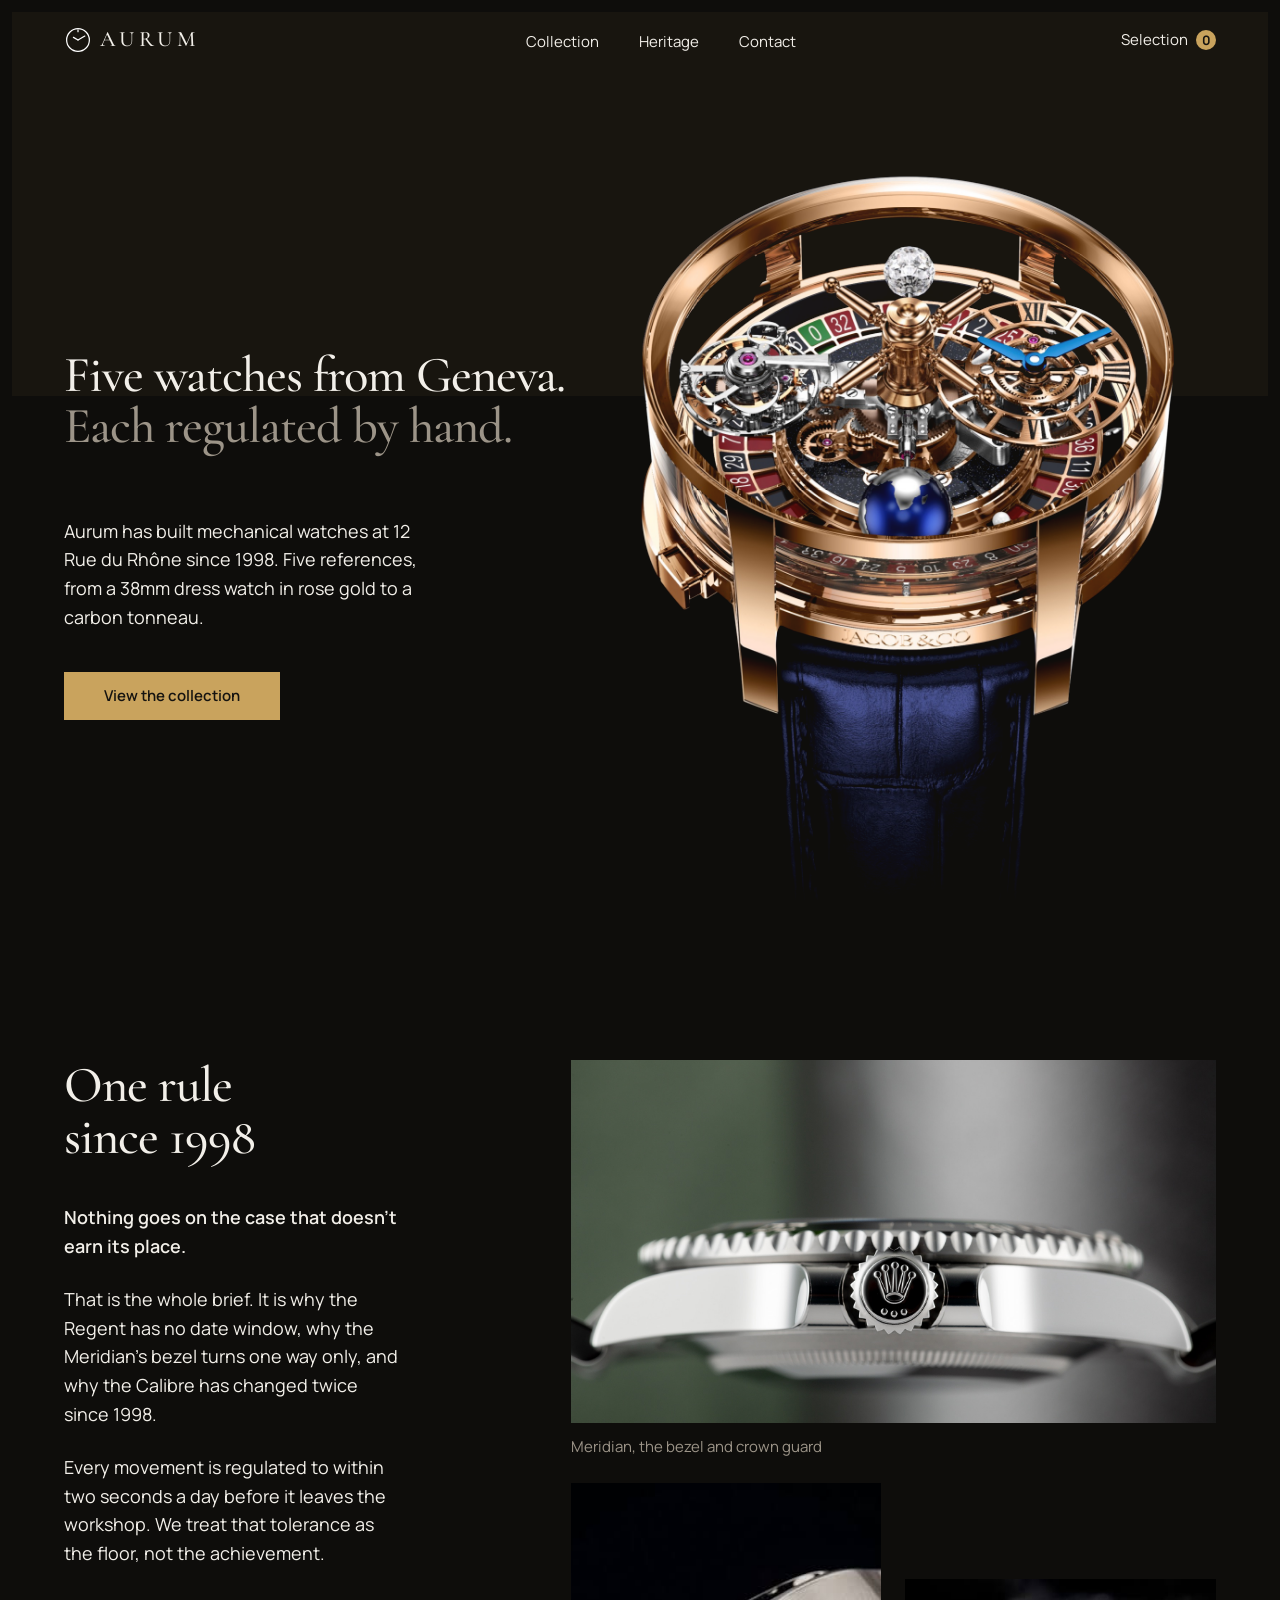
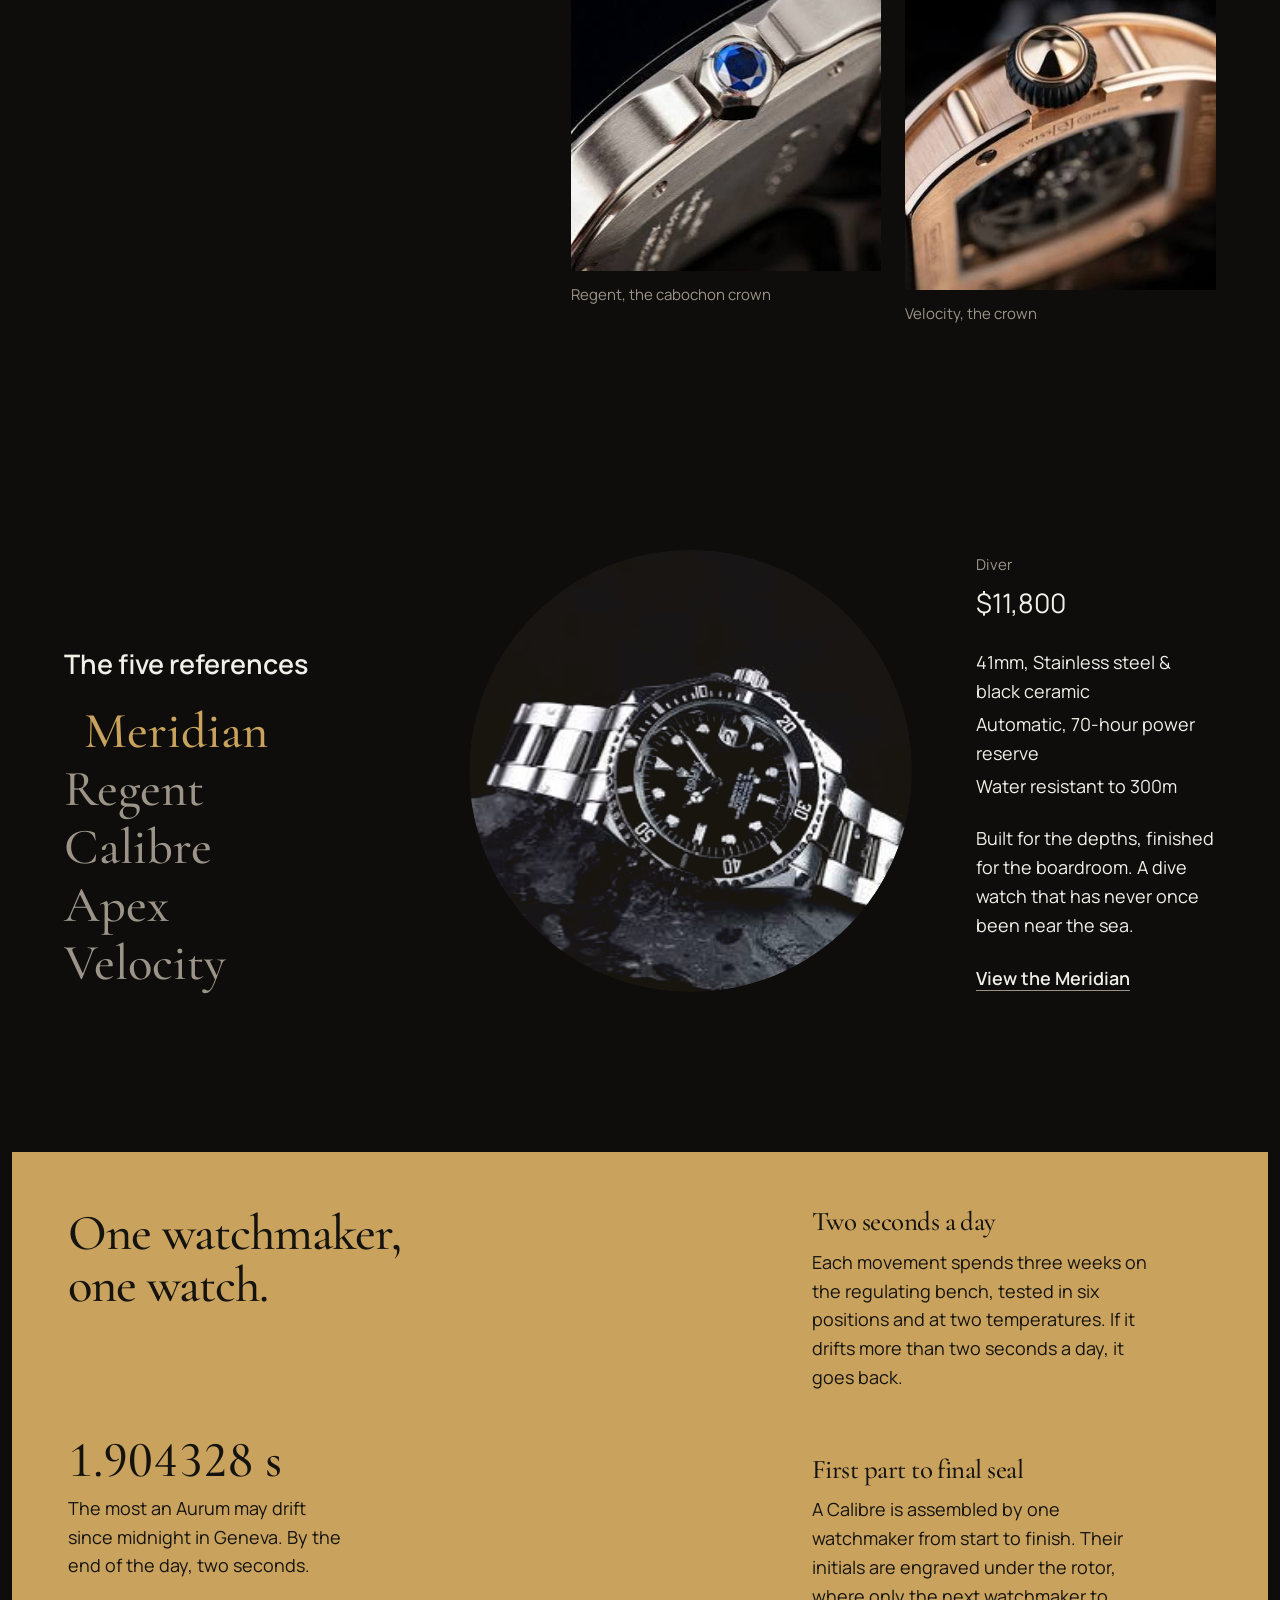
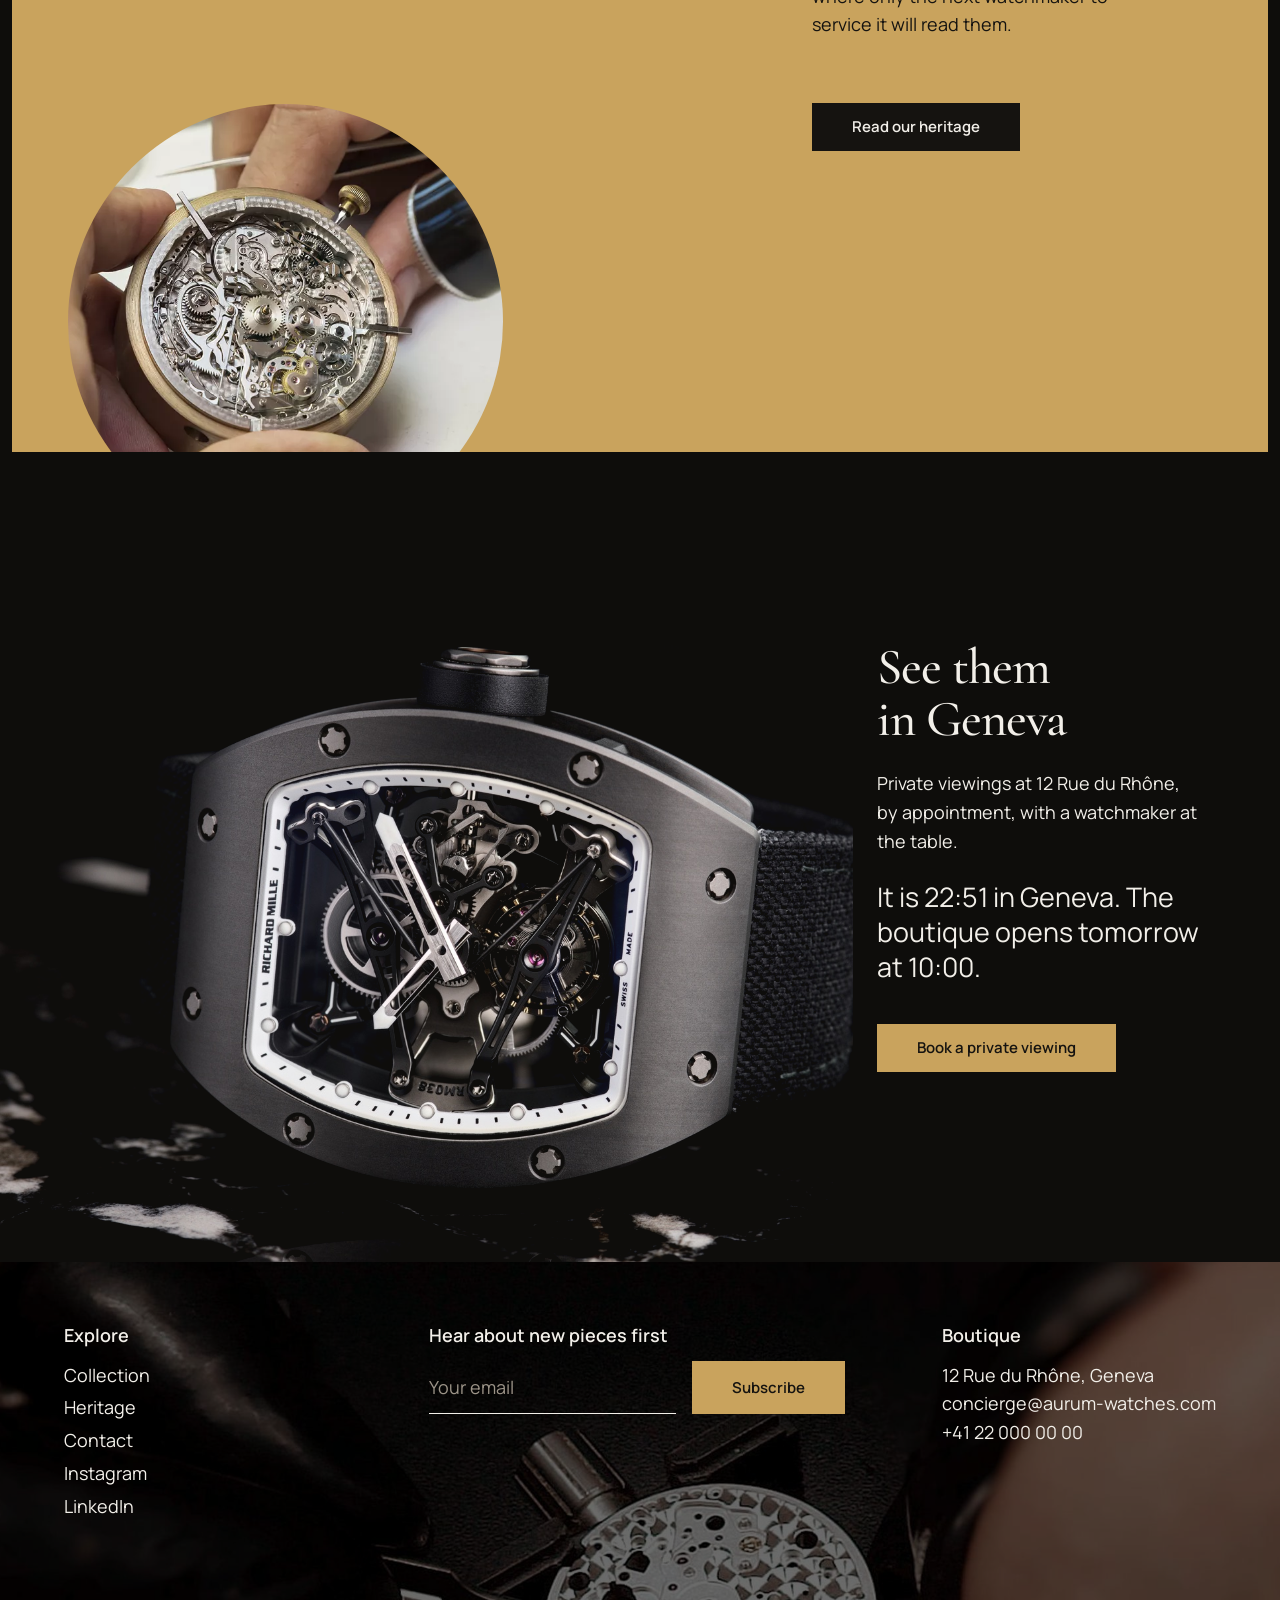
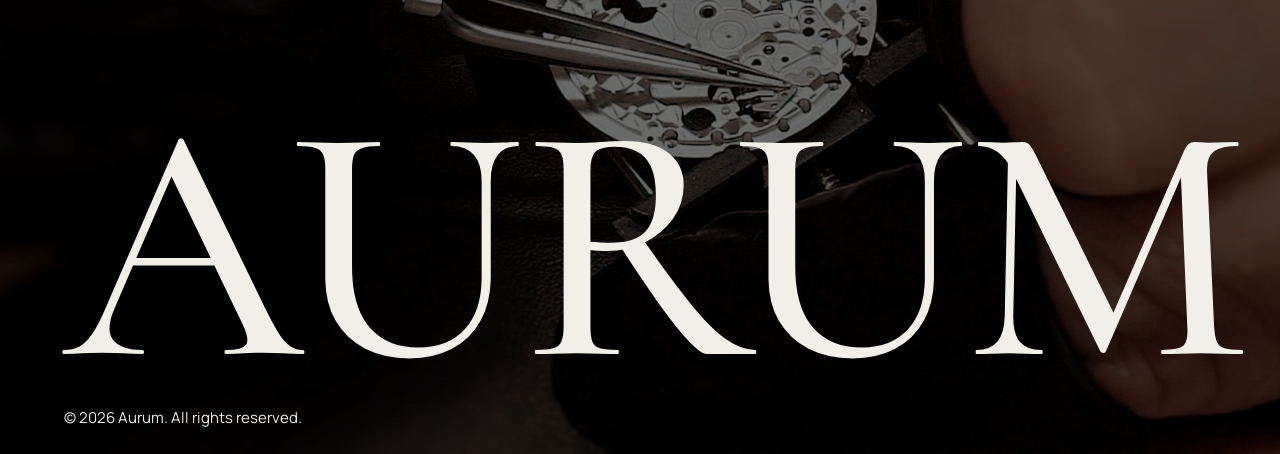
<file: index.html>
<!doctype html>
<html lang="en">
  <head>
    <meta charset="UTF-8" />
    <meta name="viewport" content="width=device-width, initial-scale=1.0" />
    <title>Aurum - Mechanical watches from Geneva</title>
    <!--Markiert, dass JS läuft: Animationen verstecken Inhalte nur dann-->
    <script>
      document.documentElement.classList.add("js");
    </script>
    <link
      rel="preload"
      href="./assets/fonts/cormorant-garamond-v21-latin-500.woff2"
      as="font"
      type="font/woff2"
      crossorigin
    />
    <link rel="stylesheet" href="./css/fonts.css" />
    <link rel="stylesheet" href="./css/standard.css" />
    <link rel="stylesheet" href="style.css" />
  </head>
  <body>
    <!--Header-->
    <header class="site-header">
      <div class="container header-inner">
        <a href="index.html" class="logo">
          <img src="./assets/icons/logo.svg" alt="" width="28" height="28" />
          <span>AURUM</span>
        </a>
        <nav class="site-nav" id="site-nav" aria-label="Main navigation">
          <ul>
            <li><a href="html/collection.html">Collection</a></li>
            <li><a href="html/heritage.html">Heritage</a></li>
            <li><a href="html/contact.html">Contact</a></li>
          </ul>
        </nav>

        <div class="header-actions">
          <!--Warenkorb-->
          <a href="html/cart.html" class="cart-link">
            Selection
            <span class="cart-count" id="cart-count">0</span>
          </a>
          <button
            class="nav-toggle"
            aria-expanded="false"
            aria-controls="site-nav"
          >
            <img
              src="./assets/icons/menu.svg"
              alt="Open menu"
              width="24"
              height="24"
            />
          </button>
        </div>
      </div>
    </header>

    <main id="main">
      <!--Hero: die Uhr liegt auf der Kante zwischen dunklem Panel und Seitengrund-->
      <section class="hero">
        <figure class="hero-media" data-shutter>
          <img
            src="./assets/images/hero-img.jpg"
            alt="Aurum skeleton tourbillon in rose gold on a blue alligator strap"
            width="2764"
            height="3429"
            fetchpriority="high"
          />
        </figure>

        <div class="container hero-copy">
          <h1 class="hero-title lines">
            <span class="line"
              ><span data-line style="--i: 0"
                >Five watches from Geneva.</span
              ></span
            >
            <span class="line hero-title-soft"
              ><span data-line style="--i: 1"
                >Each regulated by hand.</span
              ></span
            >
          </h1>
          <div class="hero-body">
            <p data-load style="--delay: 420ms">
              Aurum has built mechanical watches at 12 Rue du Rhône since 1998.
              Five references, from a 38mm dress watch in rose gold to a carbon
              tonneau.
            </p>
            <a
              href="html/collection.html"
              class="button"
              data-load
              style="--delay: 500ms"
              >View the collection</a
            >
          </div>
        </div>
      </section>

      <!--Markenstatement: schmale Textspalte + drei Detailaufnahmen-->
      <section class="section section-intro">
        <div class="container intro-grid">
          <div class="intro-text">
            <h2 data-reveal style="--i: 0">One rule since 1998</h2>
            <p class="intro-lead" data-reveal style="--i: 1">
              Nothing goes on the case that doesn't earn its place.
            </p>
            <p data-reveal style="--i: 2">
              That is the whole brief. It is why the Regent has no date window,
              why the Meridian's bezel turns one way only, and why the Calibre
              has changed twice since 1998.
            </p>
            <p data-reveal style="--i: 3">
              Every movement is regulated to within two seconds a day before it
              leaves the workshop. We treat that tolerance as the floor, not
              the achievement.
            </p>
          </div>

          <div class="intro-details">
            <figure class="detail detail-wide" data-reveal style="--i: 1">
              <img
                src="./assets/images/rolex-crown-detail.jpg"
                alt="Side view of the Meridian case and bezel"
                width="1920"
                height="1280"
                loading="lazy"
              />
              <figcaption>Meridian, the bezel and crown guard</figcaption>
            </figure>
            <figure class="detail detail-tall" data-reveal style="--i: 2">
              <img
                src="./assets/images/cartier-crown-detail.jpg"
                alt="Blue cabochon crown on the Regent"
                width="678"
                height="452"
                loading="lazy"
              />
              <figcaption>Regent, the cabochon crown</figcaption>
            </figure>
            <figure class="detail detail-square" data-reveal style="--i: 3">
              <img
                src="./assets/images/richard-mille-crown-detail.jpg"
                alt="Rose gold crown on a tonneau case"
                width="547"
                height="365"
                loading="lazy"
              />
              <figcaption>Velocity, the crown</figcaption>
            </figure>
          </div>
        </div>
      </section>

      <!--Die fünf Referenzen: Name wählen, Uhr im Kreis wechselt (per JS aus products.json)-->
      <section class="section section-showcase" id="references">
        <div class="container showcase-grid">
          <div class="showcase-list" data-reveal style="--i: 0">
            <h2 class="showcase-heading">The five references</h2>
            <ul class="reference-list" id="reference-list">
              <!--Wird per JS eingefügt-->
            </ul>
          </div>

          <figure class="reference-disc watch-frame" data-disc>
            <img
              src="./assets/images/rolex-signature.jpg"
              alt="Meridian"
              id="reference-image"
              width="713"
              height="429"
              loading="lazy"
            />
          </figure>

          <div class="reference-detail" id="reference-detail" aria-live="polite">
            <!--Wird per JS eingefügt; ohne JS bleibt der Link zur Kollektion-->
            <a href="html/collection.html" class="link-arrow">
              See all five in the collection
            </a>
          </div>
        </div>
      </section>

      <!--Manufaktur: eingerücktes Goldpanel mit rundem Werkstattfoto-->
      <section class="section-about">
        <div class="about-panel">
          <div class="about-statement">
            <h2 data-reveal style="--i: 0">One watchmaker,<br />one watch.</h2>

            <!--Signatur: so viel darf eine Aurum seit Mitternacht in Genf höchstens abweichen-->
            <div class="drift-readout" data-reveal style="--i: 1">
              <p class="drift-value">
                <span id="drift-seconds">0.000000</span> s
              </p>
              <p class="drift-caption">
                The most an Aurum may drift since midnight in Geneva. By the
                end of the day, two seconds.
              </p>
            </div>

            <figure class="about-portrait" data-reveal style="--i: 1">
              <img
                src="./assets/images/audemars-watchmaking.webp"
                alt="A watchmaker holding an open skeleton movement"
                width="1200"
                height="675"
                loading="lazy"
              />
            </figure>
          </div>

          <div class="about-blocks">
            <div data-reveal style="--i: 1">
              <h3>Two seconds a day</h3>
              <p>
                Each movement spends three weeks on the regulating bench,
                tested in six positions and at two temperatures. If it drifts
                more than two seconds a day, it goes back.
              </p>
            </div>
            <div data-reveal style="--i: 2">
              <h3>First part to final seal</h3>
              <p>
                A Calibre is assembled by one watchmaker from start to finish.
                Their initials are engraved under the rotor, where only the
                next watchmaker to service it will read them.
              </p>
            </div>
            <a
              href="html/heritage.html"
              class="button button-dark"
              data-reveal
              style="--i: 3"
              >Read our heritage</a
            >
          </div>
        </div>
      </section>

      <!--Abschluss: die Uhr kommt zurück + Live-Uhrzeit der Boutique in Genf-->
      <section class="section-cta">
        <figure class="cta-media">
          <img
            src="./assets/images/richard-mille-signature.jpg"
            alt="The Velocity skeleton tonneau on dark marble"
            width="3000"
            height="1998"
            loading="lazy"
          />
        </figure>
        <div class="cta-content">
          <h2 data-reveal style="--i: 0">See them in Geneva</h2>
          <p data-reveal style="--i: 1">
            Private viewings at 12 Rue du Rhône, by appointment, with a
            watchmaker at the table.
          </p>
          <p class="boutique-status" id="boutique-status" data-reveal style="--i: 2">
            Open Monday to Friday 10:00 to 18:30, Saturday 10:00 to 17:00.
          </p>
          <a
            href="html/contact.html"
            class="button"
            data-reveal
            style="--i: 3"
            >Book a private viewing</a
          >
        </div>
      </section>
    </main>

    <!--Footer: der Name läuft über das letzte Foto-->
    <footer class="site-footer">
      <figure class="footer-media">
        <img
          src="./assets/images/rolex-watchmaking.jpg"
          alt=""
          width="2400"
          height="1200"
          loading="lazy"
        />
      </figure>
      <div class="container footer-inner">
        <div class="footer-top">
          <nav class="footer-col" aria-label="Footer navigation" data-reveal style="--i: 0">
            <h2 class="footer-label">Explore</h2>
            <ul>
              <li><a href="html/collection.html">Collection</a></li>
              <li><a href="html/heritage.html">Heritage</a></li>
              <li><a href="html/contact.html">Contact</a></li>
              <li><a href="#">Instagram</a></li>
              <li><a href="#">LinkedIn</a></li>
            </ul>
          </nav>

          <!--Newsletter-->
          <div class="footer-col footer-newsletter" data-reveal style="--i: 1">
            <h2 class="footer-label">Hear about new pieces first</h2>
            <form class="newsletter-form">
              <label for="newsletter-email" class="visually-hidden"
                >Email address</label
              >
              <input
                type="email"
                id="newsletter-email"
                placeholder="Your email"
                required
              />
              <button type="submit" class="button">Subscribe</button>
            </form>
          </div>

          <div class="footer-col" data-reveal style="--i: 2">
            <h2 class="footer-label">Boutique</h2>
            <address>
              12 Rue du Rhône, Geneva<br />
              <span class="nowrap">concierge@aurum-watches.com</span><br />
              +41 22 000 00 00
            </address>
          </div>
        </div>

        <div class="footer-bottom">
          <p class="footer-wordmark" aria-hidden="true" data-reveal>AURUM</p>
          <p class="footer-legal">&copy; 2026 Aurum. All rights reserved.</p>
        </div>
      </div>
    </footer>
    <script src="./script/cart.js"></script>
    <script src="./script/helper.js"></script>
    <script src="./script/product.js"></script>
    <script src="./script/template.js"></script>
    <script src="script.js"></script>
  </body>
</html>
</file>
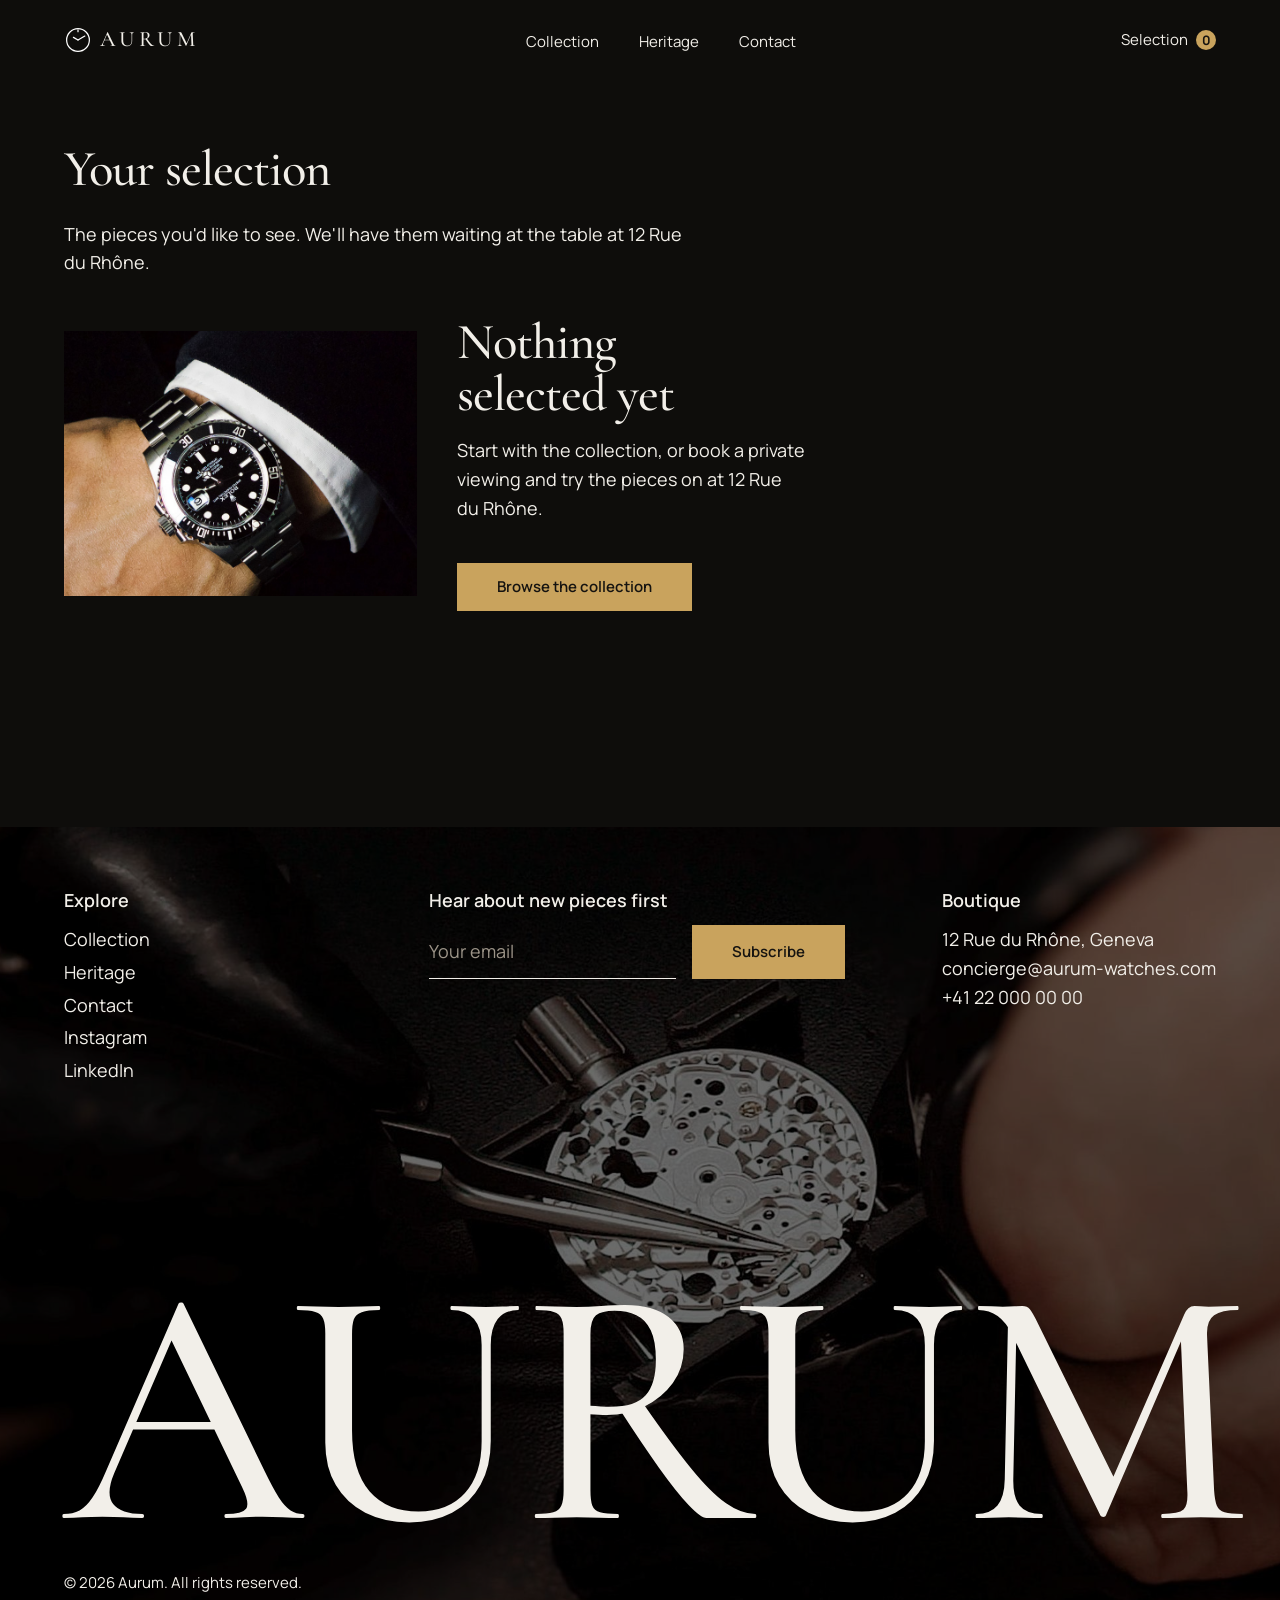
<file: html/cart.html>
<!doctype html>
<html lang="en">
  <head>
    <meta charset="UTF-8" />
    <meta name="viewport" content="width=device-width, initial-scale=1.0" />
    <title>Selection - Aurum</title>
    <script>
      document.documentElement.classList.add("js");
    </script>
    <link rel="stylesheet" href="../css/fonts.css" />
    <link rel="stylesheet" href="../css/standard.css" />
    <link rel="stylesheet" href="../style.css" />
  </head>
  <body>
    <!--Header-->
    <header class="site-header">
      <div class="container header-inner">
        <a href="../index.html" class="logo">
          <img src="../assets/icons/logo.svg" alt="" width="28" height="28" />
          <span>AURUM</span>
        </a>
        <nav class="site-nav" id="site-nav" aria-label="Main navigation">
          <ul>
            <li><a href="collection.html">Collection</a></li>
            <li><a href="heritage.html">Heritage</a></li>
            <li><a href="contact.html">Contact</a></li>
          </ul>
        </nav>

        <div class="header-actions">
          <!--Warenkorb-->
          <a href="cart.html" class="cart-link">
            Selection
            <span class="cart-count" id="cart-count">0</span>
          </a>
          <button
            class="nav-toggle"
            aria-expanded="false"
            aria-controls="site-nav"
          >
            <img
              src="../assets/icons/menu.svg"
              alt="Open menu"
              width="24"
              height="24"
            />
          </button>
        </div>
      </div>
    </header>

    <main id="main" class="section cart-page">
      <div class="container">
        <header class="page-head cart-head">
          <h1 id="selection-title" tabindex="-1">Your selection</h1>
          <p>
            The pieces you'd like to see. We'll have them waiting at the table
            at 12 Rue du Rhône.
          </p>
        </header>

        <div class="cart-layout">
          <div class="cart-main">
            <!--Leerer Warenkorb: per JS ausblenden (hidden), sobald Artikel drin sind-->
            <div class="cart-empty" id="cart-empty">
              <figure class="cart-empty-media">
                <img
                  src="../assets/images/rolex-wrist.jpg"
                  alt="The Meridian on the wrist"
                  width="800"
                  height="800"
                />
              </figure>
              <div class="cart-empty-text">
                <h2>Nothing selected yet</h2>
                <p>
                  Start with the collection, or book a private viewing and try
                  the pieces on at 12 Rue du Rhône.
                </p>
                <a href="collection.html" class="button">Browse the collection</a>
              </div>
            </div>

            <!--JS füllt hier pro Artikel-->
            <ul class="cart-items" id="cart-items"></ul>

            <!--Meldung nach "Remove" mit Rückgängig-Button-->
            <p class="cart-status" id="cart-status" role="status"></p>

            <!--
              Vorlage für einen Eintrag: siehe buildCartItem() in script/template.js
              (Bild, Name als Link zur Produktseite, Kategorie und Größe, Remove, Preis)
            -->
          </div>

          <aside class="cart-summary" aria-labelledby="summary-heading">
            <h2 id="summary-heading">Your viewing</h2>
            <dl class="cart-lines">
              <div>
                <dt>Pieces</dt>
                <dd id="cart-piece-count">0</dd>
              </div>
              <div>
                <dt>Where</dt>
                <dd>12 Rue du Rhône</dd>
              </div>
              <div>
                <dt>How long</dt>
                <dd>About an hour</dd>
              </div>
            </dl>
            <p class="cart-value">
              Indicative value <span id="cart-total">$0</span>
            </p>
            <button
              class="button book-viewing-btn"
              type="button"
              id="checkout-btn"
            >
              Book a viewing for these pieces
            </button>
            <p class="cart-note">
              Nothing is charged here. The concierge confirms a time by email,
              and a watchmaker will be at the table.
            </p>
          </aside>
        </div>
      </div>
    </main>

    <!--Footer: der Name läuft über das letzte Foto-->
    <footer class="site-footer">
      <figure class="footer-media">
        <img
          src="../assets/images/rolex-watchmaking.jpg"
          alt=""
          width="2400"
          height="1200"
          loading="lazy"
        />
      </figure>
      <div class="container footer-inner">
        <div class="footer-top">
          <nav class="footer-col" aria-label="Footer navigation" data-reveal style="--i: 0">
            <h2 class="footer-label">Explore</h2>
            <ul>
              <li><a href="collection.html">Collection</a></li>
              <li><a href="heritage.html">Heritage</a></li>
              <li><a href="contact.html">Contact</a></li>
              <li><a href="#">Instagram</a></li>
              <li><a href="#">LinkedIn</a></li>
            </ul>
          </nav>

          <!--Newsletter-->
          <div class="footer-col footer-newsletter" data-reveal style="--i: 1">
            <h2 class="footer-label">Hear about new pieces first</h2>
            <form class="newsletter-form">
              <label for="newsletter-email" class="visually-hidden"
                >Email address</label
              >
              <input
                type="email"
                id="newsletter-email"
                placeholder="Your email"
                required
              />
              <button type="submit" class="button">Subscribe</button>
            </form>
          </div>

          <div class="footer-col" data-reveal style="--i: 2">
            <h2 class="footer-label">Boutique</h2>
            <address>
              12 Rue du Rhône, Geneva<br />
              <span class="nowrap">concierge@aurum-watches.com</span><br />
              +41 22 000 00 00
            </address>
          </div>
        </div>

        <div class="footer-bottom">
          <p class="footer-wordmark" aria-hidden="true" data-reveal>AURUM</p>
          <p class="footer-legal">&copy; 2026 Aurum. All rights reserved.</p>
        </div>
      </div>
    </footer>
    <script src="../script/cart.js"></script>
    <script src="../script/helper.js"></script>
    <script src="../script/product.js"></script>
    <script src="../script/template.js"></script>
    <script src="../script.js"></script>
  </body>
</html>
</file>
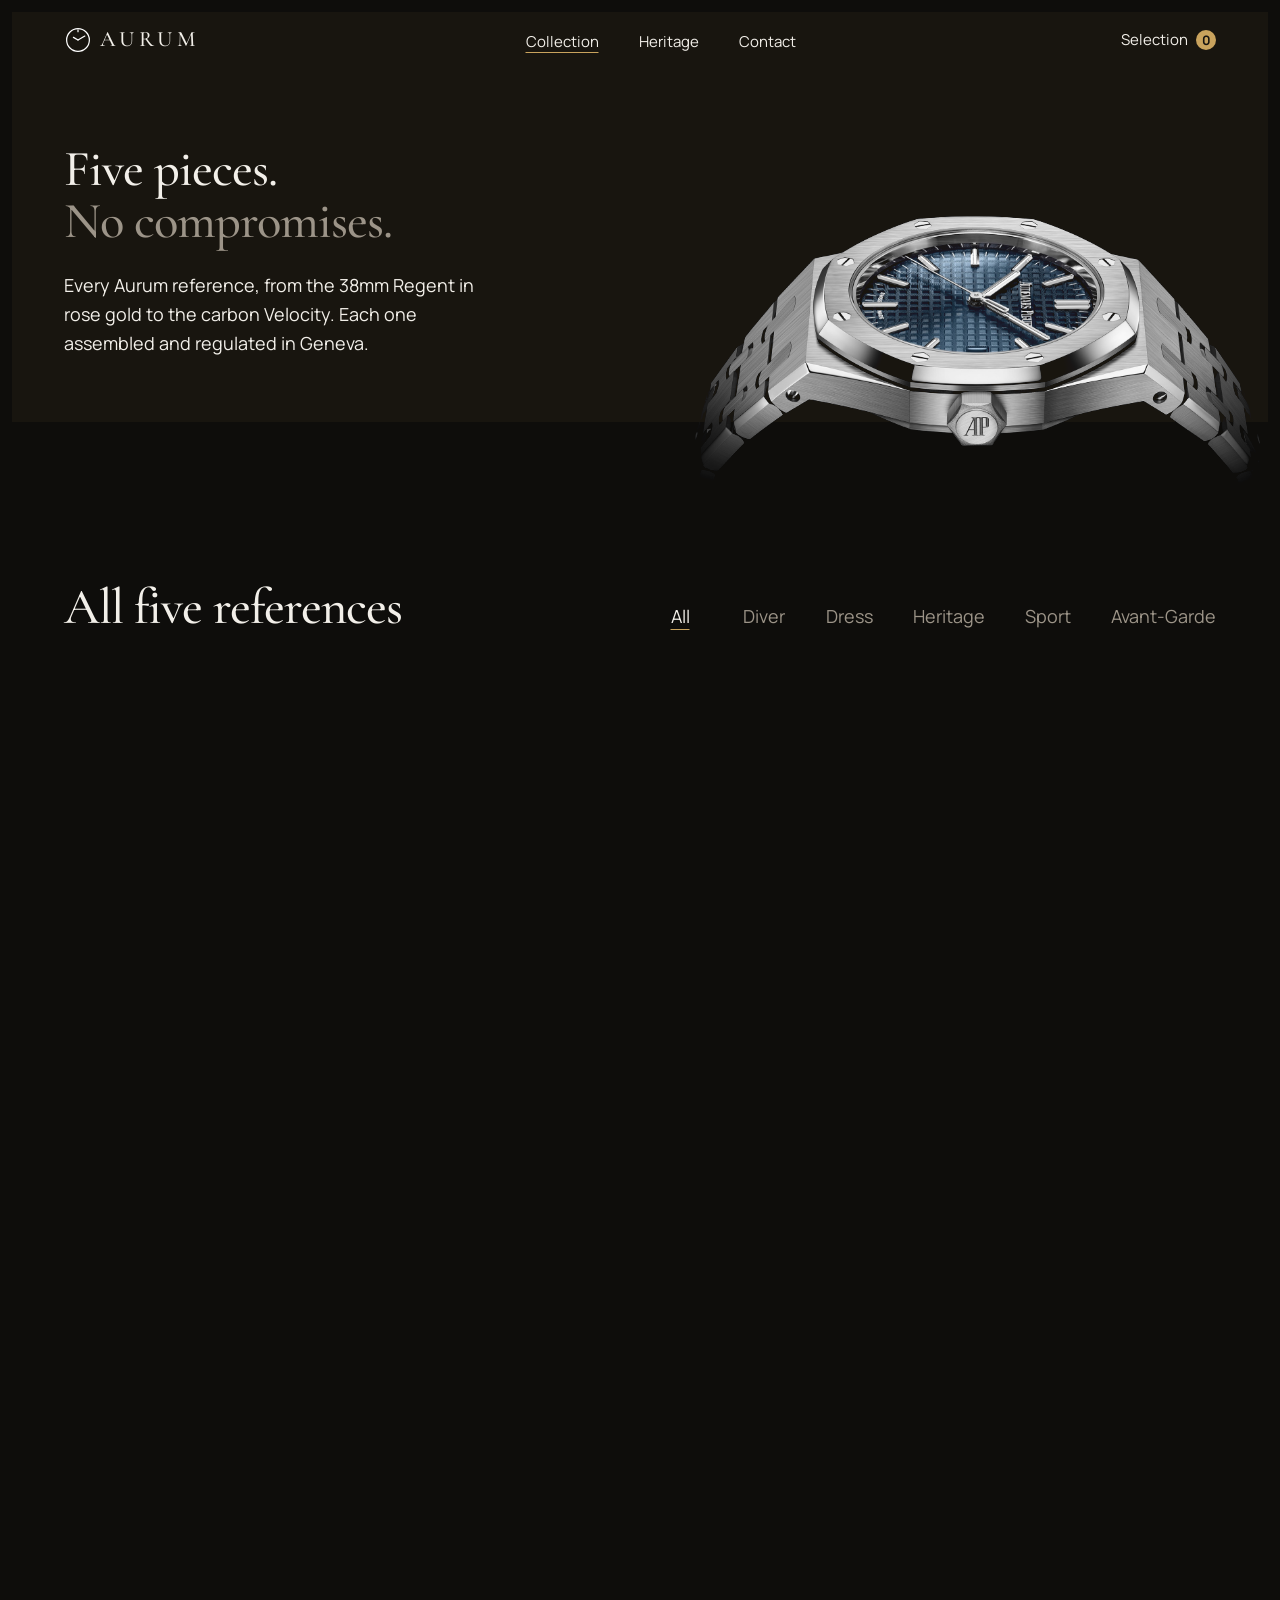
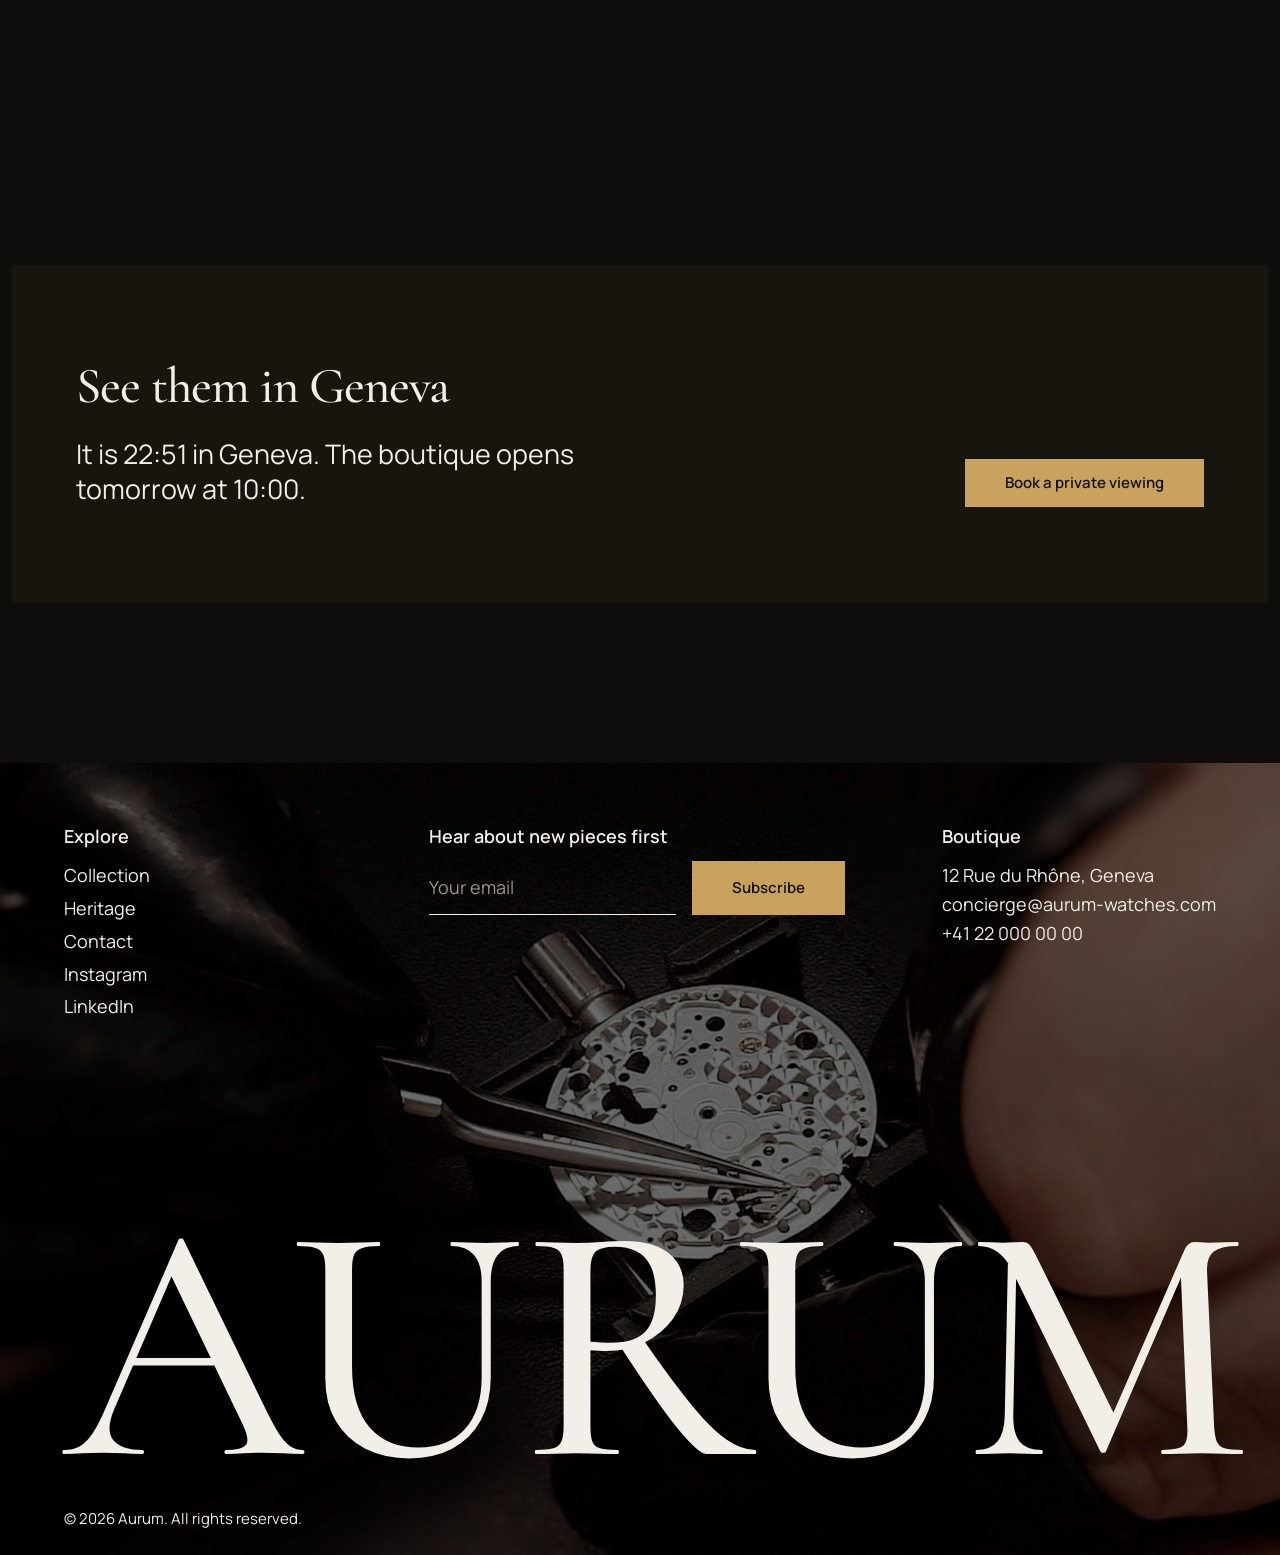
<file: html/collection.html>
<!doctype html>
<html lang="en">
  <head>
    <meta charset="UTF-8" />
    <meta name="viewport" content="width=device-width, initial-scale=1.0" />
    <title>Collection - Aurum</title>
    <script>
      document.documentElement.classList.add("js");
    </script>
    <link rel="stylesheet" href="../css/fonts.css" />
    <link rel="stylesheet" href="../css/standard.css" />
    <link rel="stylesheet" href="../style.css" />
  </head>
  <body>
    <!--Header-->
    <header class="site-header">
      <div class="container header-inner">
        <a href="../index.html" class="logo">
          <img src="../assets/icons/logo.svg" alt="" width="28" height="28" />
          <span>AURUM</span>
        </a>
        <nav class="site-nav" id="site-nav" aria-label="Main navigation">
          <ul>
            <li>
              <a href="collection.html" aria-current="page">Collection</a>
            </li>
            <li><a href="heritage.html">Heritage</a></li>
            <li><a href="contact.html">Contact</a></li>
          </ul>
        </nav>

        <div class="header-actions">
          <!--Warenkorb-->
          <a href="cart.html" class="cart-link">
            Selection
            <span class="cart-count" id="cart-count">0</span>
          </a>
          <button
            class="nav-toggle"
            aria-expanded="false"
            aria-controls="site-nav"
          >
            <img
              src="../assets/icons/menu.svg"
              alt="Open menu"
              width="24"
              height="24"
            />
          </button>
        </div>
      </div>
    </header>

    <main id="main">
      <!--Seitenkopf: Text auf dem Panel, Bild liegt auf der Kante-->
      <section class="page-intro page-intro-compact">
        <div class="container page-intro-grid">
          <div class="page-intro-text">
            <h1 class="lines">
              <span class="line"
                ><span data-line style="--i: 0">Five pieces.</span></span
              >
            <span class="line page-intro-soft"
              ><span data-line style="--i: 1">No compromises.</span></span
            >
            </h1>
            <p data-load style="--delay: 420ms">
              Every Aurum reference, from the 38mm Regent in rose gold to the carbon
              Velocity. Each one assembled and regulated in Geneva.
            </p>
          </div>
          <figure class="page-intro-media" data-shutter>
            <img
              src="../assets/images/audemars-crown-detail.jpg"
              alt="The Apex case and crown in brushed titanium"
              width="2200"
              height="1467"
              fetchpriority="high"
            />
          </figure>
        </div>
      </section>

      <!--Alle Referenzen mit Filter-->
      <section class="section section-collection">
        <div class="container">
          <div class="collection-head">
            <h2 id="collection-heading" data-reveal aria-live="polite">All five references</h2>

            <!--Filter Button-->
            <div class="filter-bar" data-reveal style="--i: 1">
              <button class="filter-btn is-active" type="button" aria-pressed="true" data-category="all">All</button>
              <button class="filter-btn" type="button" aria-pressed="false" data-category="Diver">Diver</button>
              <button class="filter-btn" type="button" aria-pressed="false" data-category="Dress">Dress</button>
              <button class="filter-btn" type="button" aria-pressed="false" data-category="Heritage">Heritage</button>
              <button class="filter-btn" type="button" aria-pressed="false" data-category="Sport">Sport</button>
              <button class="filter-btn" type="button" aria-pressed="false" data-category="Avant-Garde">
                Avant-Garde
              </button>
            </div>
          </div>

          <ul class="product-grid" id="product-grid"></ul>
        </div>
      </section>

      <!--Abschluss: zur Besichtigung, mit Live-Status der Boutique-->
      <section class="closing-band">
        <div class="container closing-band-inner">
          <h2 data-reveal>See them in Geneva</h2>
          <p class="boutique-status" id="boutique-status" data-reveal style="--i: 1">
            Open Monday to Friday 10:00 to 18:30, Saturday 10:00 to 17:00.
          </p>
          <a
            href="contact.html#request"
            class="button"
            data-reveal
            style="--i: 2"
            >Book a private viewing</a
          >
        </div>
      </section>
    </main>

    <!--Footer: der Name läuft über das letzte Foto-->
    <footer class="site-footer">
      <figure class="footer-media">
        <img
          src="../assets/images/rolex-watchmaking.jpg"
          alt=""
          width="2400"
          height="1200"
          loading="lazy"
        />
      </figure>
      <div class="container footer-inner">
        <div class="footer-top">
          <nav class="footer-col" aria-label="Footer navigation" data-reveal style="--i: 0">
            <h2 class="footer-label">Explore</h2>
            <ul>
              <li><a href="collection.html">Collection</a></li>
              <li><a href="heritage.html">Heritage</a></li>
              <li><a href="contact.html">Contact</a></li>
              <li><a href="#">Instagram</a></li>
              <li><a href="#">LinkedIn</a></li>
            </ul>
          </nav>

          <!--Newsletter-->
          <div class="footer-col footer-newsletter" data-reveal style="--i: 1">
            <h2 class="footer-label">Hear about new pieces first</h2>
            <form class="newsletter-form">
              <label for="newsletter-email" class="visually-hidden"
                >Email address</label
              >
              <input
                type="email"
                id="newsletter-email"
                placeholder="Your email"
                required
              />
              <button type="submit" class="button">Subscribe</button>
            </form>
          </div>

          <div class="footer-col" data-reveal style="--i: 2">
            <h2 class="footer-label">Boutique</h2>
            <address>
              12 Rue du Rhône, Geneva<br />
              <span class="nowrap">concierge@aurum-watches.com</span><br />
              +41 22 000 00 00
            </address>
          </div>
        </div>

        <div class="footer-bottom">
          <p class="footer-wordmark" aria-hidden="true" data-reveal>AURUM</p>
          <p class="footer-legal">&copy; 2026 Aurum. All rights reserved.</p>
        </div>
      </div>
    </footer>
    <script src="../script/cart.js"></script>
    <script src="../script/helper.js"></script>
    <script src="../script/product.js"></script>
    <script src="../script/template.js"></script>
    <script src="../script.js"></script>
  </body>
</html>
</file>
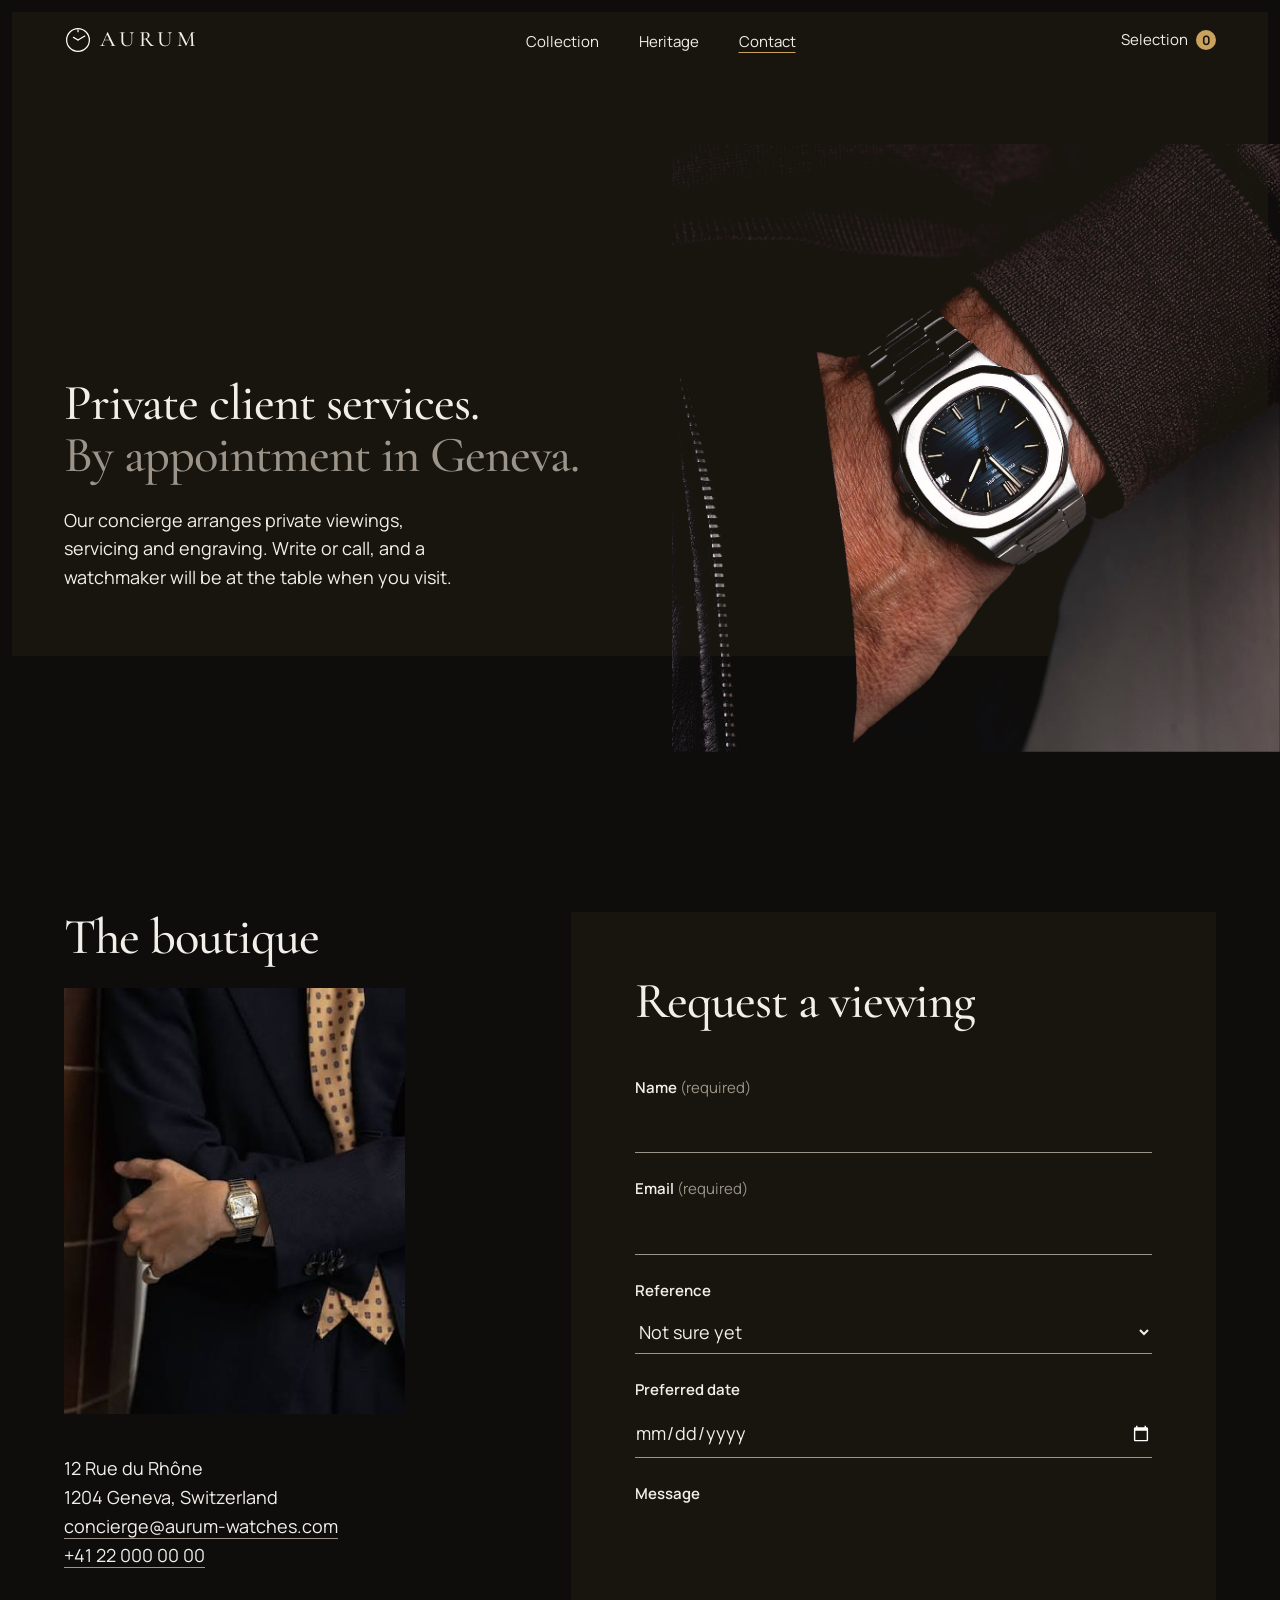
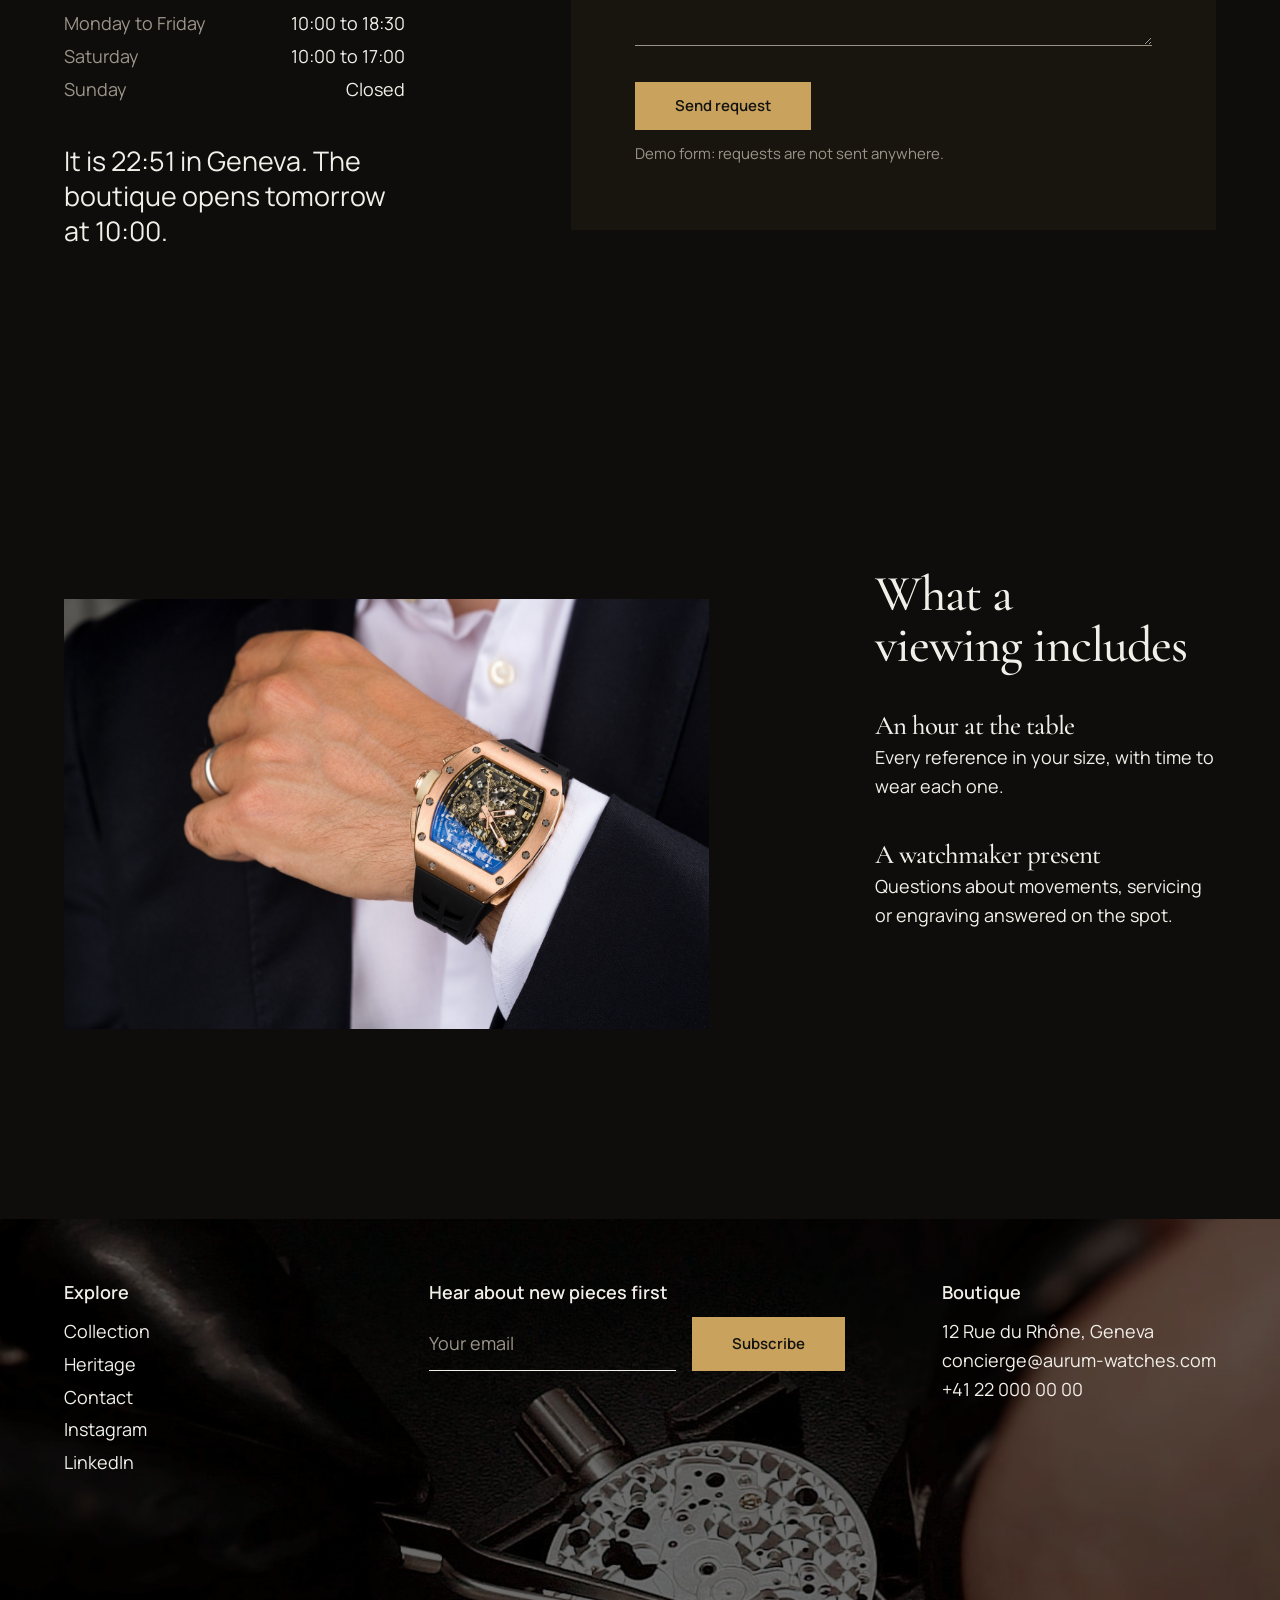
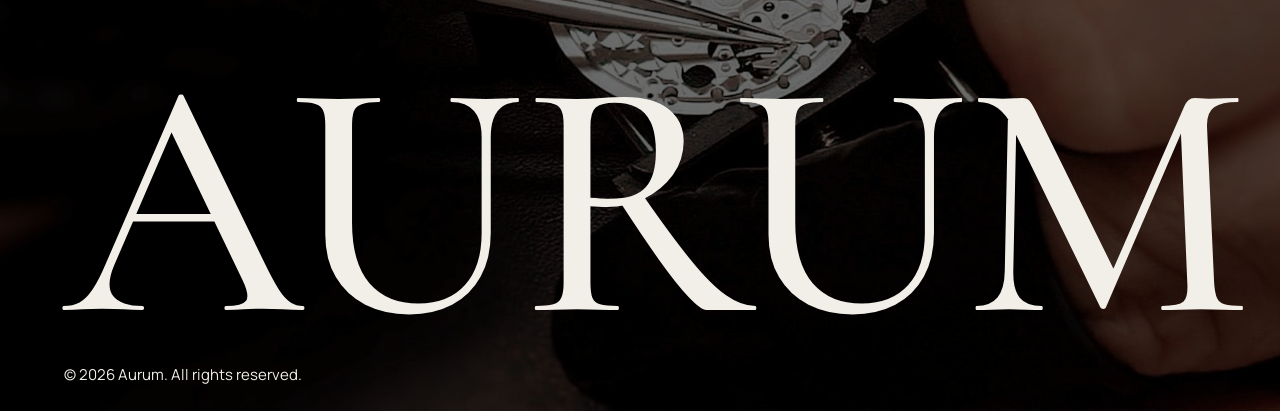
<file: html/contact.html>
<!doctype html>
<html lang="en">
  <head>
    <meta charset="UTF-8" />
    <meta name="viewport" content="width=device-width, initial-scale=1.0" />
    <title>Contact - Aurum</title>
    <script>
      document.documentElement.classList.add("js");
    </script>
    <link rel="stylesheet" href="../css/fonts.css" />
    <link rel="stylesheet" href="../css/standard.css" />
    <link rel="stylesheet" href="../style.css" />
  </head>
  <body>
    <!--Header-->
    <header class="site-header">
      <div class="container header-inner">
        <a href="../index.html" class="logo">
          <img src="../assets/icons/logo.svg" alt="" width="28" height="28" />
          <span>AURUM</span>
        </a>
        <nav class="site-nav" id="site-nav" aria-label="Main navigation">
          <ul>
            <li><a href="collection.html">Collection</a></li>
            <li><a href="heritage.html">Heritage</a></li>
            <li><a href="contact.html" aria-current="page">Contact</a></li>
          </ul>
        </nav>

        <div class="header-actions">
          <!--Warenkorb-->
          <a href="cart.html" class="cart-link">
            Selection
            <span class="cart-count" id="cart-count">0</span>
          </a>
          <button
            class="nav-toggle"
            aria-expanded="false"
            aria-controls="site-nav"
          >
            <img
              src="../assets/icons/menu.svg"
              alt="Open menu"
              width="24"
              height="24"
            />
          </button>
        </div>
      </div>
    </header>

    <main id="main">
      <!--Seitenkopf: Text auf dem Panel, Bild liegt auf der Kante-->
      <section class="page-intro">
        <div class="container page-intro-grid">
          <div class="page-intro-text">
            <h1 class="lines">
              <span class="line"
                ><span data-line style="--i: 0">Private client services.</span></span
              >
            <span class="line page-intro-soft"
              ><span data-line style="--i: 1">By appointment in Geneva.</span></span
            >
            </h1>
            <p data-load style="--delay: 420ms">
              Our concierge arranges private viewings, servicing and engraving. Write
              or call, and a watchmaker will be at the table when you visit.
            </p>
          </div>
          <figure class="page-intro-media" data-shutter>
            <img
              src="../assets/images/patek-wrist.jpg"
              alt="The Calibre worn with a dark suit"
              width="1690"
              height="1280"
              fetchpriority="high"
            />
          </figure>
        </div>
      </section>

      <!--Boutique-Infos + Anfrageformular-->
      <section class="section">
        <div class="container contact-layout">
          <div class="contact-details">
            <h2 data-reveal>The boutique</h2>
            <figure class="contact-media" data-reveal style="--i: 1">
              <img
                src="../assets/images/cartier-wrist.jpg"
                alt="The Regent worn with a dark suit"
                width="402"
                height="497"
                loading="lazy"
              />
            </figure>
            <address data-reveal style="--i: 1">
              12 Rue du Rhône<br />
              1204 Geneva, Switzerland<br />
              <a class="nowrap" href="mailto:concierge@aurum-watches.com"
                >concierge@aurum-watches.com</a
              ><br />
              <a href="tel:+41220000000">+41 22 000 00 00</a>
            </address>
            <dl class="opening-hours" data-reveal style="--i: 2">
              <div>
                <dt>Monday to Friday</dt>
                <dd>10:00 to 18:30</dd>
              </div>
              <div>
                <dt>Saturday</dt>
                <dd>10:00 to 17:00</dd>
              </div>
              <div>
                <dt>Sunday</dt>
                <dd>Closed</dd>
              </div>
            </dl>
            <p class="boutique-status" id="boutique-status" data-reveal style="--i: 3">
              Open Monday to Saturday.
            </p>
          </div>

          <form class="contact-form" id="request">
            <h2>Request a viewing</h2>

            <!--Wird per JS gezeigt, wenn man mit einer Auswahl kommt-->
            <div class="selection-strip" id="selection-strip" hidden>
              <h3 id="selection-heading">Your selection</h3>
              <ul class="selection-pieces" id="selection-pieces"></ul>
              <a href="cart.html" class="link-arrow" id="selection-link"
                >Change selection</a
              >
            </div>

            <label data-reveal style="--i: 2"
              ><span>Name <span class="required-note">(required)</span></span
              ><input type="text" name="name" autocomplete="name" required pattern=".*\S.*" title="Please enter your name" /></label>
            <label data-reveal style="--i: 3"
              ><span>Email <span class="required-note">(required)</span></span
              ><input type="email" name="email" autocomplete="email" required pattern="[^@\s]+@[^@\s]+\.[^@\s]+" title="Please enter an email like name@example.com" /></label>
            <label id="reference-field" data-reveal style="--i: 4"
              >Reference
              <select name="reference" id="reference-select">
                <option value="">Not sure yet</option>
                <option value="meridian">Meridian</option>
                <option value="regent">Regent</option>
                <option value="calibre">Calibre</option>
                <option value="apex">Apex</option>
                <option value="velocity">Velocity</option>
              </select>
            </label>
            <label data-reveal style="--i: 5"
              >Preferred date
              <input type="date" name="date" id="viewing-date" />
            </label>
            <label data-reveal style="--i: 6"
              >Message<textarea name="message" id="viewing-message" rows="4"></textarea>
            </label>
            <button type="submit" class="button">Send request</button>
            <p class="form-note">Demo form: requests are not sent anywhere.</p>
          </form>
        </div>
      </section>

      <!--Was eine private Besichtigung bietet-->
      <section class="section section-viewing">
        <div class="container viewing-grid">
          <figure class="viewing-media" data-reveal>
            <img
              src="../assets/images/richard-mille-wrist.jpg"
              alt="The Velocity in rose gold on the wrist"
              width="3000"
              height="2000"
              loading="lazy"
            />
          </figure>
          <div class="viewing-text">
            <h2 data-reveal style="--i: 1">What a viewing includes</h2>
            <ul class="viewing-list">
              <li data-reveal style="--i: 2">
                <h3>An hour at the table</h3>
                <p>Every reference in your size, with time to wear each one.</p>
              </li>
              <li data-reveal style="--i: 3">
                <h3>A watchmaker present</h3>
                <p>Questions about movements, servicing or engraving answered on the spot.</p>
              </li>
              <li data-reveal style="--i: 4">
                <h3>Sizing while you wait</h3>
                <p>Bracelets and straps fitted before you leave the boutique.</p>
              </li>
            </ul>
          </div>
        </div>
      </section>
    </main>

    <!--Footer: der Name läuft über das letzte Foto-->
    <footer class="site-footer">
      <figure class="footer-media">
        <img
          src="../assets/images/rolex-watchmaking.jpg"
          alt=""
          width="2400"
          height="1200"
          loading="lazy"
        />
      </figure>
      <div class="container footer-inner">
        <div class="footer-top">
          <nav class="footer-col" aria-label="Footer navigation" data-reveal style="--i: 0">
            <h2 class="footer-label">Explore</h2>
            <ul>
              <li><a href="collection.html">Collection</a></li>
              <li><a href="heritage.html">Heritage</a></li>
              <li><a href="contact.html">Contact</a></li>
              <li><a href="#">Instagram</a></li>
              <li><a href="#">LinkedIn</a></li>
            </ul>
          </nav>

          <!--Newsletter-->
          <div class="footer-col footer-newsletter" data-reveal style="--i: 1">
            <h2 class="footer-label">Hear about new pieces first</h2>
            <form class="newsletter-form">
              <label for="newsletter-email" class="visually-hidden"
                >Email address</label
              >
              <input
                type="email"
                id="newsletter-email"
                placeholder="Your email"
                required
              />
              <button type="submit" class="button">Subscribe</button>
            </form>
          </div>

          <div class="footer-col" data-reveal style="--i: 2">
            <h2 class="footer-label">Boutique</h2>
            <address>
              12 Rue du Rhône, Geneva<br />
              <span class="nowrap">concierge@aurum-watches.com</span><br />
              +41 22 000 00 00
            </address>
          </div>
        </div>

        <div class="footer-bottom">
          <p class="footer-wordmark" aria-hidden="true" data-reveal>AURUM</p>
          <p class="footer-legal">&copy; 2026 Aurum. All rights reserved.</p>
        </div>
      </div>
    </footer>
    <script src="../script/cart.js"></script>
    <script src="../script/helper.js"></script>
    <script src="../script/product.js"></script>
    <script src="../script/template.js"></script>
    <script src="../script.js"></script>
  </body>
</html>
</file>
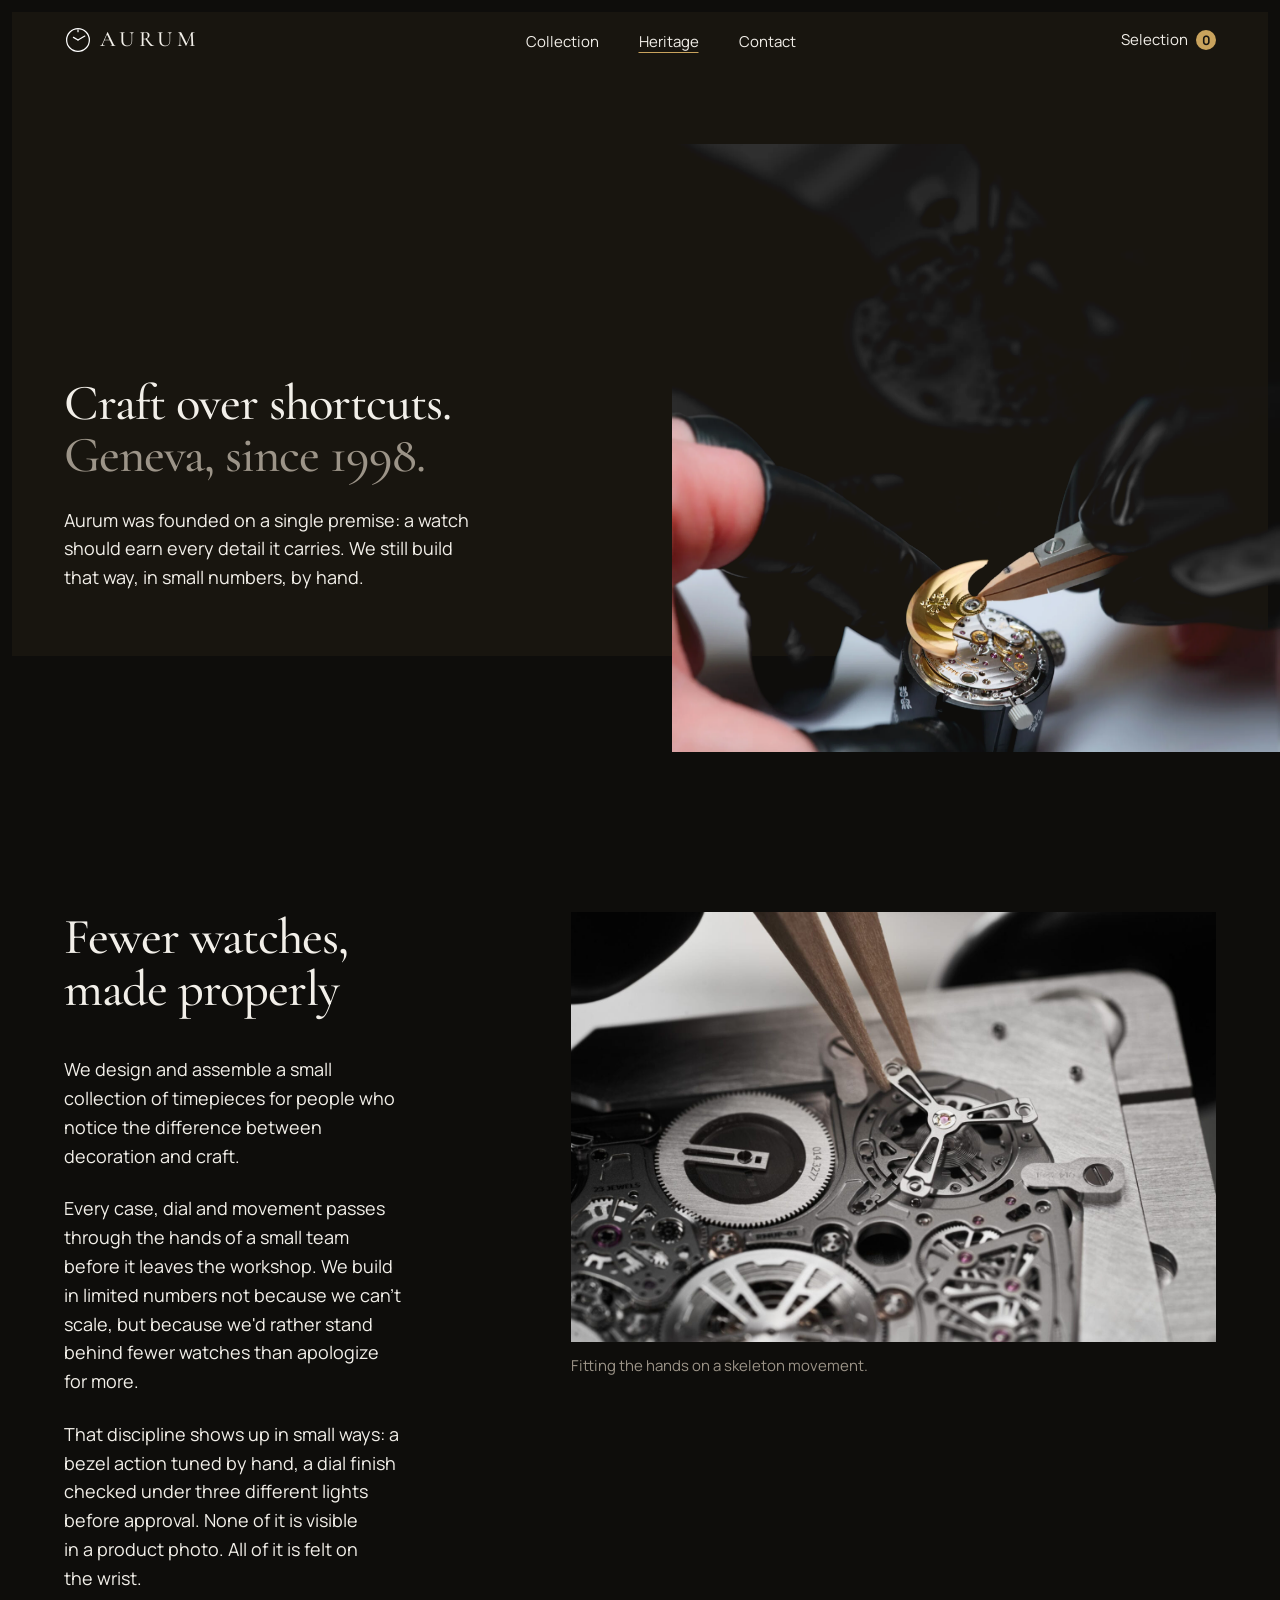
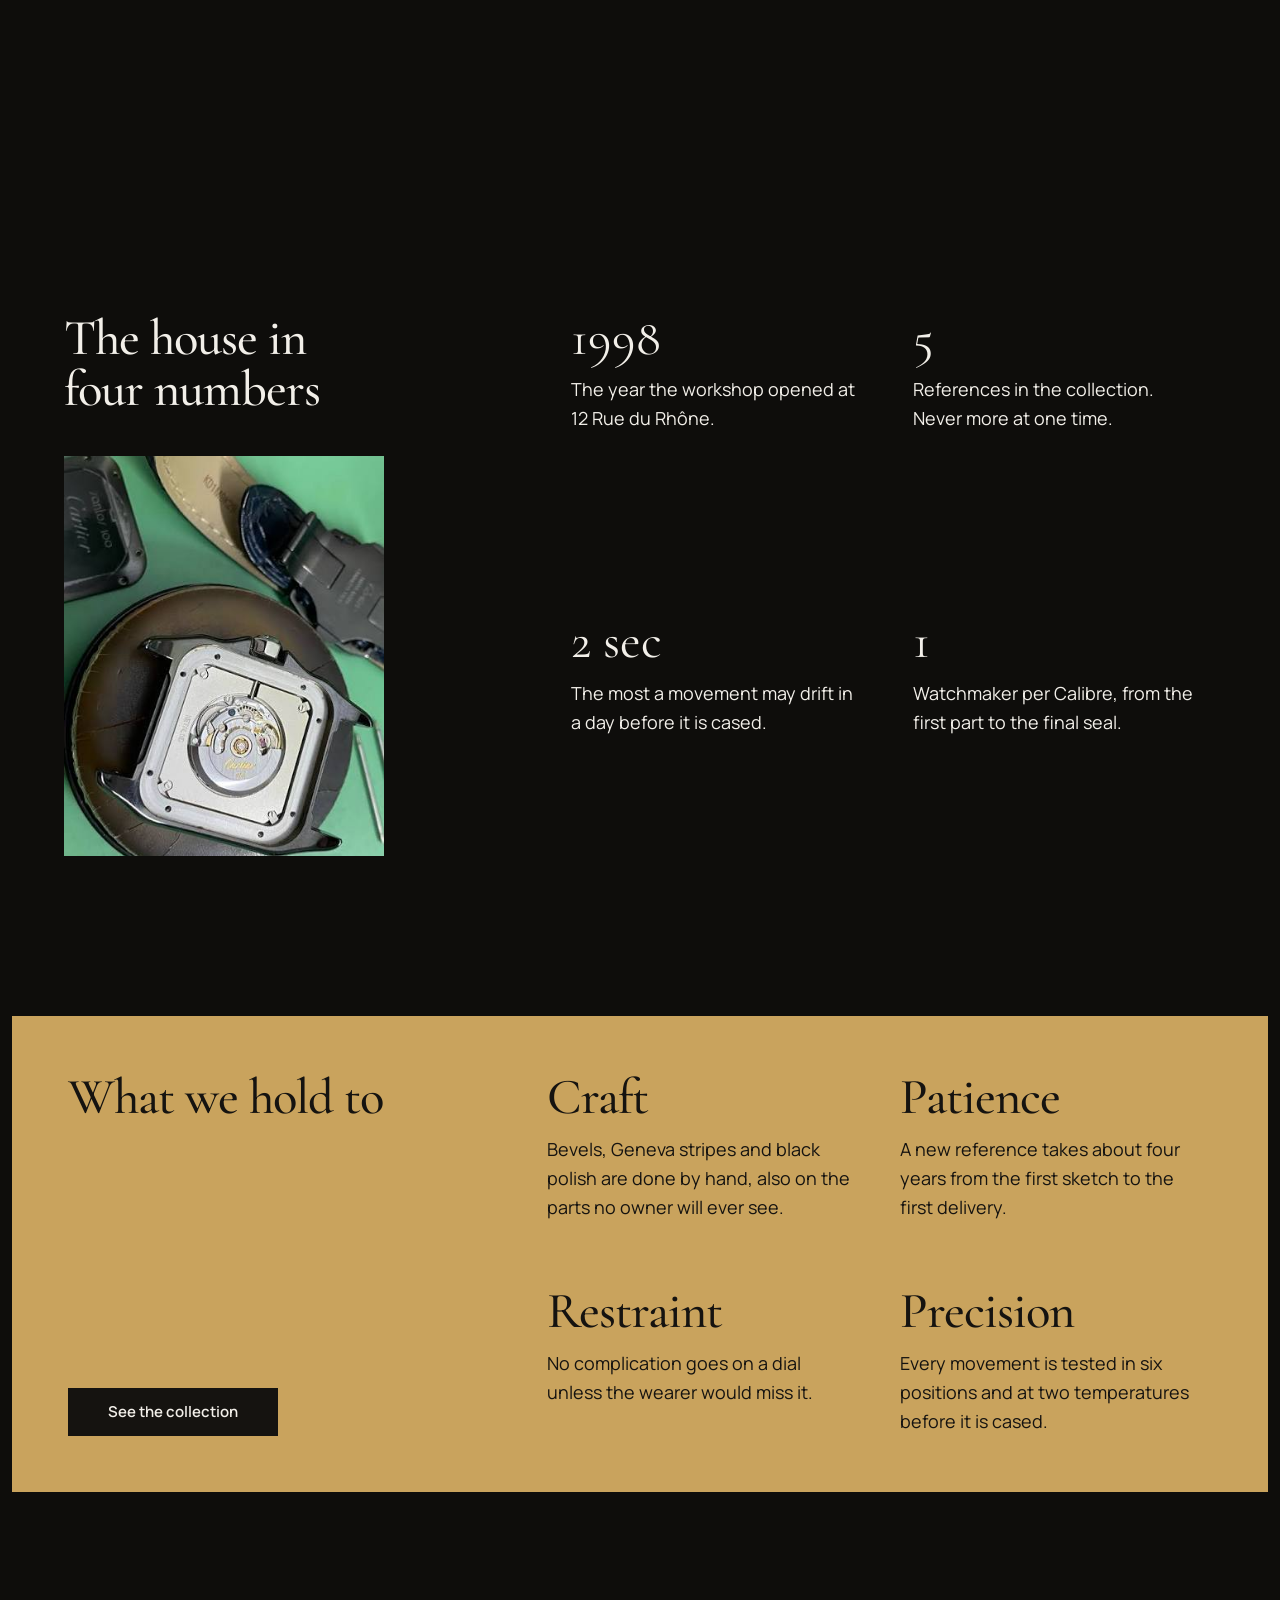
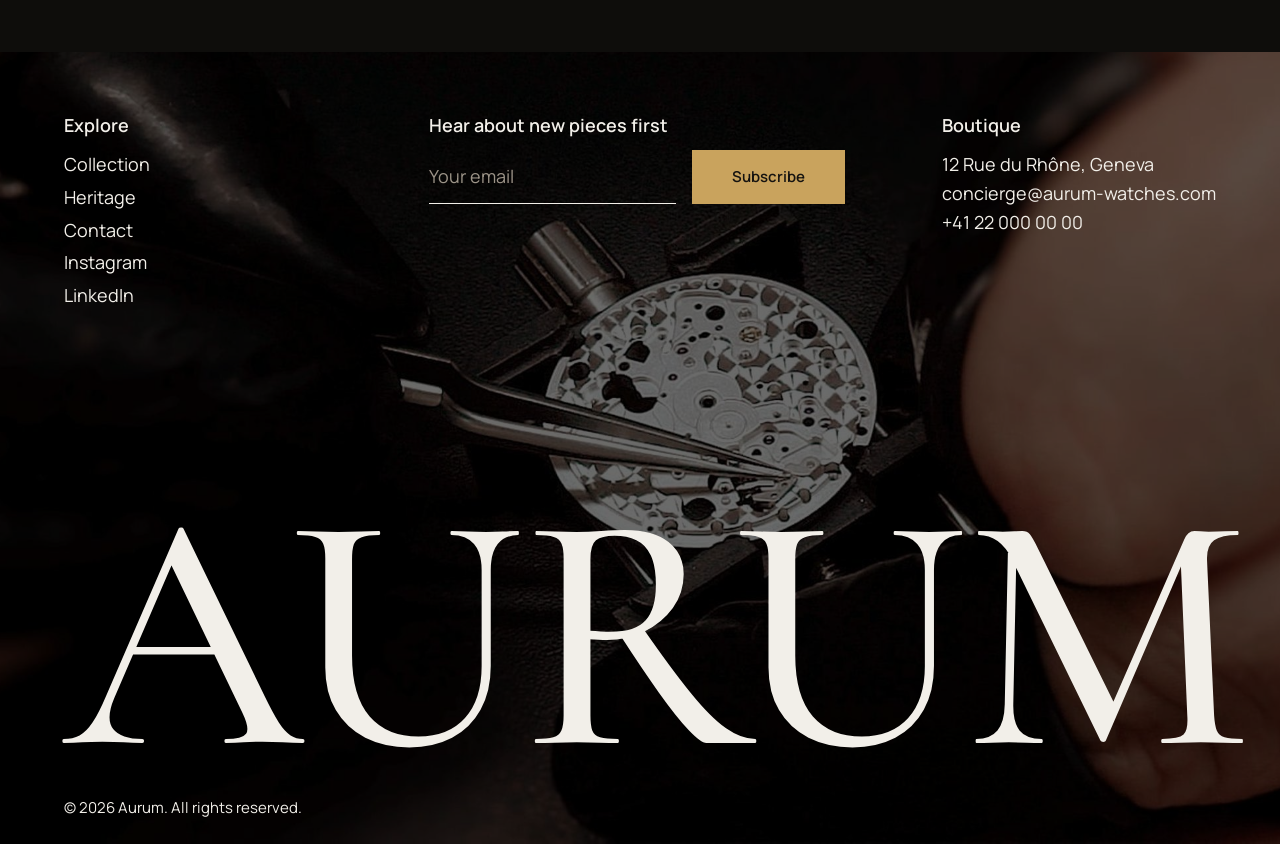
<file: html/heritage.html>
<!doctype html>
<html lang="en">
  <head>
    <meta charset="UTF-8" />
    <meta name="viewport" content="width=device-width, initial-scale=1.0" />
    <title>Heritage - Aurum</title>
    <script>
      document.documentElement.classList.add("js");
    </script>
    <link rel="stylesheet" href="../css/fonts.css" />
    <link rel="stylesheet" href="../css/standard.css" />
    <link rel="stylesheet" href="../style.css" />
  </head>
  <body>
    <!--Header-->
    <header class="site-header">
      <div class="container header-inner">
        <a href="../index.html" class="logo">
          <img src="../assets/icons/logo.svg" alt="" width="28" height="28" />
          <span>AURUM</span>
        </a>
        <nav class="site-nav" id="site-nav" aria-label="Main navigation">
          <ul>
            <li><a href="collection.html">Collection</a></li>
            <li><a href="heritage.html" aria-current="page">Heritage</a></li>
            <li><a href="contact.html">Contact</a></li>
          </ul>
        </nav>

        <div class="header-actions">
          <!--Warenkorb-->
          <a href="cart.html" class="cart-link">
            Selection
            <span class="cart-count" id="cart-count">0</span>
          </a>
          <button
            class="nav-toggle"
            aria-expanded="false"
            aria-controls="site-nav"
          >
            <img
              src="../assets/icons/menu.svg"
              alt="Open menu"
              width="24"
              height="24"
            />
          </button>
        </div>
      </div>
    </header>

    <main id="main">
      <!--Seitenkopf: Text auf dem Panel, Bild liegt auf der Kante-->
      <section class="page-intro">
        <div class="container page-intro-grid">
          <div class="page-intro-text">
            <h1 class="lines">
              <span class="line"
                ><span data-line style="--i: 0">Craft over shortcuts.</span></span
              >
            <span class="line page-intro-soft"
              ><span data-line style="--i: 1">Geneva, since 1998.</span></span
            >
            </h1>
            <p data-load style="--delay: 420ms">
              Aurum was founded on a single premise: a watch should earn every detail
              it carries. We still build that way, in small numbers, by hand.
            </p>
          </div>
          <figure class="page-intro-media" data-shutter>
            <img
              src="../assets/images/patek-watchmaking.webp"
              style="object-position: 50% 80%"
              alt="A watchmaker setting a balance wheel with tweezers"
              width="1920"
              height="2033"
              fetchpriority="high"
            />
          </figure>
        </div>
      </section>

      <!--Geschichte: Textspalte + großes Werkstattfoto-->
      <section class="section">
        <div class="container story-grid">
          <div class="story-text">
            <h2 data-reveal>Fewer watches, made properly</h2>
            <p data-reveal style="--i: 1">
              We design and assemble a small collection of timepieces for people
              who notice the difference between decoration and craft.
            </p>
            <p data-reveal style="--i: 2">
              Every case, dial and movement passes through the hands of a small
              team before it leaves the workshop. We build in limited numbers
              not because we can't scale, but because we'd rather stand behind
              fewer watches than apologize for more.
            </p>
            <p data-reveal style="--i: 3">
              That discipline shows up in small ways: a bezel action tuned by
              hand, a dial finish checked under three different lights before
              approval. None of it is visible in a product photo. All of it is
              felt on the wrist.
            </p>
          </div>
          <figure class="story-media" data-reveal style="--i: 1">
            <img
              src="../assets/images/richard-mille-watchmaking.jpg"
              alt="Tweezers lifting a hand above an open skeleton movement"
              width="1536"
              height="1024"
              loading="lazy"
            />
            <figcaption>Fitting the hands on a skeleton movement.</figcaption>
          </figure>
        </div>
      </section>

      <!--Das Haus in vier Zahlen-->
      <section class="section section-facts">
        <div class="container facts-grid">
          <div class="facts-intro">
            <h2 data-reveal>The house in four numbers</h2>
            <figure class="facts-media" data-reveal style="--i: 1">
              <img
                src="../assets/images/cartier-watchmaking.jpg"
                alt="An opened case back on the workbench, movement exposed"
                width="387"
                height="516"
                loading="lazy"
              />
            </figure>
          </div>
          <dl class="facts-list">
            <div data-reveal style="--i: 1">
              <dt>1998</dt>
              <dd>The year the workshop opened at 12 Rue du Rhône.</dd>
            </div>
            <div data-reveal style="--i: 2">
              <dt>5</dt>
              <dd>References in the collection. Never more at one time.</dd>
            </div>
            <div data-reveal style="--i: 3">
              <dt>2 sec</dt>
              <dd>The most a movement may drift in a day before it is cased.</dd>
            </div>
            <div data-reveal style="--i: 4">
              <dt>1</dt>
              <dd>Watchmaker per Calibre, from the first part to the final seal.</dd>
            </div>
          </dl>
        </div>
      </section>

      <!--Werte: Goldfläche-->
      <section class="section-values">
        <div class="values-panel">
          <h2 data-reveal>What we hold to</h2>
          <ul class="values-list">
            <li data-reveal style="--i: 1">
              <h3>Craft</h3>
              <p>
                Bevels, Geneva stripes and black polish are done by hand, also
                on the parts no owner will ever see.
              </p>
            </li>
            <li data-reveal style="--i: 2">
              <h3>Patience</h3>
              <p>
                A new reference takes about four years from the first sketch to
                the first delivery.
              </p>
            </li>
            <li data-reveal style="--i: 3">
              <h3>Restraint</h3>
              <p>
                No complication goes on a dial unless the wearer would miss it.
              </p>
            </li>
            <li data-reveal style="--i: 4">
              <h3>Precision</h3>
              <p>
                Every movement is tested in six positions and at two
                temperatures before it is cased.
              </p>
            </li>
          </ul>
          <a href="collection.html" class="button button-dark" data-reveal
            >See the collection</a
          >
        </div>
      </section>
    </main>

    <!--Footer: der Name läuft über das letzte Foto-->
    <footer class="site-footer">
      <figure class="footer-media">
        <img
          src="../assets/images/rolex-watchmaking.jpg"
          alt=""
          width="2400"
          height="1200"
          loading="lazy"
        />
      </figure>
      <div class="container footer-inner">
        <div class="footer-top">
          <nav class="footer-col" aria-label="Footer navigation" data-reveal style="--i: 0">
            <h2 class="footer-label">Explore</h2>
            <ul>
              <li><a href="collection.html">Collection</a></li>
              <li><a href="heritage.html">Heritage</a></li>
              <li><a href="contact.html">Contact</a></li>
              <li><a href="#">Instagram</a></li>
              <li><a href="#">LinkedIn</a></li>
            </ul>
          </nav>

          <!--Newsletter-->
          <div class="footer-col footer-newsletter" data-reveal style="--i: 1">
            <h2 class="footer-label">Hear about new pieces first</h2>
            <form class="newsletter-form">
              <label for="newsletter-email" class="visually-hidden"
                >Email address</label
              >
              <input
                type="email"
                id="newsletter-email"
                placeholder="Your email"
                required
              />
              <button type="submit" class="button">Subscribe</button>
            </form>
          </div>

          <div class="footer-col" data-reveal style="--i: 2">
            <h2 class="footer-label">Boutique</h2>
            <address>
              12 Rue du Rhône, Geneva<br />
              <span class="nowrap">concierge@aurum-watches.com</span><br />
              +41 22 000 00 00
            </address>
          </div>
        </div>

        <div class="footer-bottom">
          <p class="footer-wordmark" aria-hidden="true" data-reveal>AURUM</p>
          <p class="footer-legal">&copy; 2026 Aurum. All rights reserved.</p>
        </div>
      </div>
    </footer>
    <script src="../script/cart.js"></script>
    <script src="../script/helper.js"></script>
    <script src="../script/product.js"></script>
    <script src="../script/template.js"></script>
    <script src="../script.js"></script>
  </body>
</html>
</file>
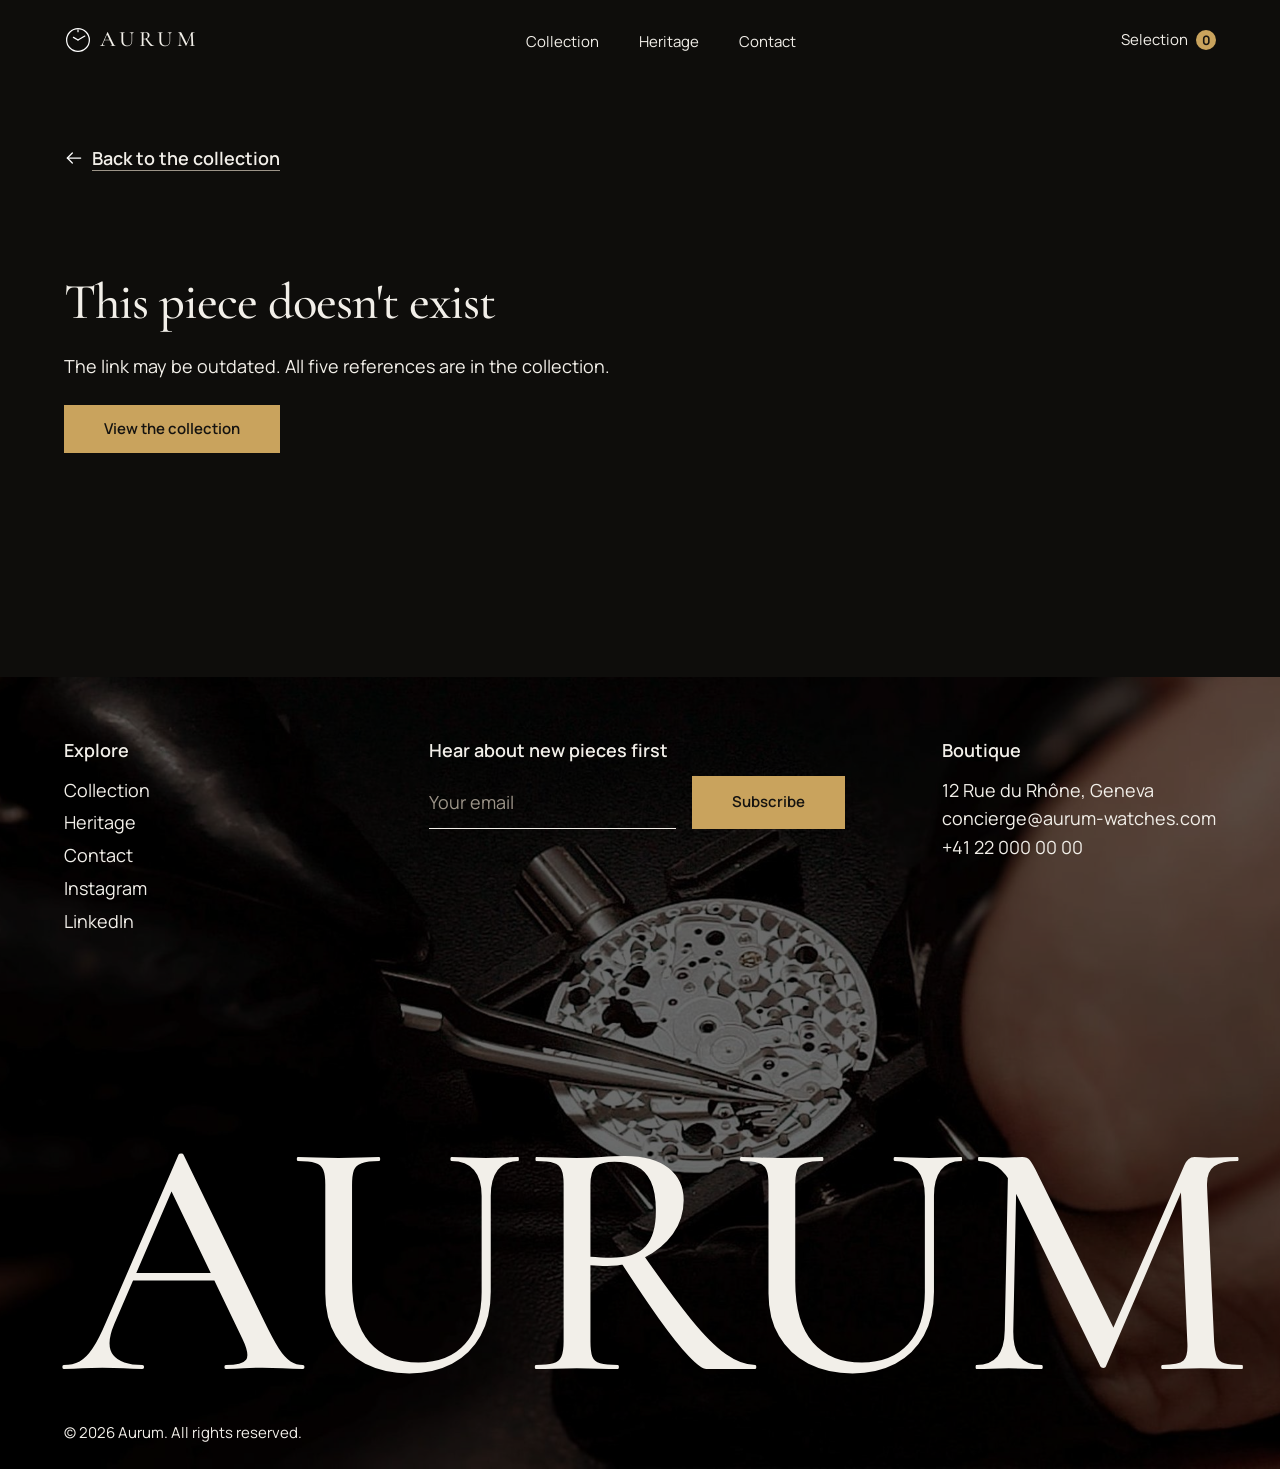
<file: html/product.html>
<!doctype html>
<html lang="en">
  <head>
    <meta charset="UTF-8" />
    <meta name="viewport" content="width=device-width, initial-scale=1.0" />
    <title>Product - Aurum</title>
    <script>
      document.documentElement.classList.add("js");
    </script>
    <link rel="stylesheet" href="../css/fonts.css" />
    <link rel="stylesheet" href="../css/standard.css" />
    <link rel="stylesheet" href="../style.css" />
  </head>
  <body>
    <!--Header-->
    <header class="site-header">
      <div class="container header-inner">
        <a href="../index.html" class="logo">
          <img src="../assets/icons/logo.svg" alt="" width="28" height="28" />
          <span>AURUM</span>
        </a>
        <nav class="site-nav" id="site-nav" aria-label="Main navigation">
          <ul>
            <li><a href="collection.html">Collection</a></li>
            <li><a href="heritage.html">Heritage</a></li>
            <li><a href="contact.html">Contact</a></li>
          </ul>
        </nav>

        <div class="header-actions">
          <!--Warenkorb-->
          <a href="cart.html" class="cart-link">
            Selection
            <span class="cart-count" id="cart-count">0</span>
          </a>
          <button
            class="nav-toggle"
            aria-expanded="false"
            aria-controls="site-nav"
          >
            <img
              src="../assets/icons/menu.svg"
              alt="Open menu"
              width="24"
              height="24"
            />
          </button>
        </div>
      </div>
    </header>

    <main id="main" class="section product-page">
      <div class="container">
        <a href="collection.html" class="link-arrow back-link">
          <img
            src="../assets/icons/arrow-left.svg"
            alt=""
            width="20"
            height="20"
          />
          Back to the collection
        </a>

        <!--JS füllt hier alles rein (Vorlage für buildProductDetail siehe unten)-->
        <article class="product" id="product"></article>

        <!--
          VORLAGE für buildProductDetail(product): diese Struktur in <article id="product"> rendern.
          Die Klassen sind in style.css schon fertig gestaltet (Abschnitt "Produktseite").

          <div class="product-gallery">
            <figure class="product-main-image">
              <img src="images[0]" alt="Meridian" id="product-main-image" />
            </figure>
            <ul class="product-thumbs">
              <li>
                <button class="product-thumb is-active" type="button" data-image="images[0]">
                  <img src="images[0]" alt="" />
                </button>
              </li>
              ... (ein <li> pro Bild, 4 Stück; aktives Bild bekommt .is-active)
            </ul>
          </div>

          <div class="product-info">
            <h1 class="product-name">Meridian</h1>
            <p class="product-price">$11,800</p>
            <p class="product-category">Diver, 41mm</p>
            <p class="product-summary">summary</p>
            <div class="product-actions">
              <a class="button" href="contact.html?reference=meridian#request">Request a viewing</a>
              <button class="button button-quiet product-add" type="button" data-id="meridian">Add to selection</button>
            </div>
            <dl class="product-specs">
              <div><dt>Case</dt><dd>41mm</dd></div>
              <div><dt>Material</dt><dd>Stainless steel & black ceramic</dd></div>
              <div><dt>Movement</dt><dd>Automatic, 70-hour power reserve</dd></div>
              <div><dt>Water resistance</dt><dd>300m</dd></div>
            </dl>
            <div class="product-description">
              <p>description[0]</p>
              <p>description[1]</p>
            </div>
          </div>
        -->
      </div>
    </main>

    <!--Footer: der Name läuft über das letzte Foto-->
    <footer class="site-footer">
      <figure class="footer-media">
        <img
          src="../assets/images/rolex-watchmaking.jpg"
          alt=""
          width="2400"
          height="1200"
          loading="lazy"
        />
      </figure>
      <div class="container footer-inner">
        <div class="footer-top">
          <nav class="footer-col" aria-label="Footer navigation" data-reveal style="--i: 0">
            <h2 class="footer-label">Explore</h2>
            <ul>
              <li><a href="collection.html">Collection</a></li>
              <li><a href="heritage.html">Heritage</a></li>
              <li><a href="contact.html">Contact</a></li>
              <li><a href="#">Instagram</a></li>
              <li><a href="#">LinkedIn</a></li>
            </ul>
          </nav>

          <!--Newsletter-->
          <div class="footer-col footer-newsletter" data-reveal style="--i: 1">
            <h2 class="footer-label">Hear about new pieces first</h2>
            <form class="newsletter-form">
              <label for="newsletter-email" class="visually-hidden"
                >Email address</label
              >
              <input
                type="email"
                id="newsletter-email"
                placeholder="Your email"
                required
              />
              <button type="submit" class="button">Subscribe</button>
            </form>
          </div>

          <div class="footer-col" data-reveal style="--i: 2">
            <h2 class="footer-label">Boutique</h2>
            <address>
              12 Rue du Rhône, Geneva<br />
              <span class="nowrap">concierge@aurum-watches.com</span><br />
              +41 22 000 00 00
            </address>
          </div>
        </div>

        <div class="footer-bottom">
          <p class="footer-wordmark" aria-hidden="true" data-reveal>AURUM</p>
          <p class="footer-legal">&copy; 2026 Aurum. All rights reserved.</p>
        </div>
      </div>
    </footer>
    <script src="../script/cart.js"></script>
    <script src="../script/helper.js"></script>
    <script src="../script/product.js"></script>
    <script src="../script/template.js"></script>
    <script src="../script.js"></script>
  </body>
</html>
</file>
<file: css/fonts.css>
/* cormorant-garamond-300 - latin */
@font-face {
  font-display: swap; /* Check https://developer.mozilla.org/en-US/docs/Web/CSS/@font-face/font-display for other options. */
  font-family: "Cormorant Garamond";
  font-style: normal;
  font-weight: 300;
  src: url("../assets/fonts/cormorant-garamond-v21-latin-300.woff2")
    format("woff2"); /* Chrome 36+, Opera 23+, Firefox 39+, Safari 12+, iOS 10+ */
}
/* cormorant-garamond-regular - latin */
@font-face {
  font-display: swap; /* Check https://developer.mozilla.org/en-US/docs/Web/CSS/@font-face/font-display for other options. */
  font-family: "Cormorant Garamond";
  font-style: normal;
  font-weight: 400;
  src: url("../assets/fonts/cormorant-garamond-v21-latin-regular.woff2")
    format("woff2"); /* Chrome 36+, Opera 23+, Firefox 39+, Safari 12+, iOS 10+ */
}
/* cormorant-garamond-500 - latin */
@font-face {
  font-display: swap; /* Check https://developer.mozilla.org/en-US/docs/Web/CSS/@font-face/font-display for other options. */
  font-family: "Cormorant Garamond";
  font-style: normal;
  font-weight: 500;
  src: url("../assets/fonts/cormorant-garamond-v21-latin-500.woff2")
    format("woff2"); /* Chrome 36+, Opera 23+, Firefox 39+, Safari 12+, iOS 10+ */
}
/* cormorant-garamond-600 - latin */
@font-face {
  font-display: swap; /* Check https://developer.mozilla.org/en-US/docs/Web/CSS/@font-face/font-display for other options. */
  font-family: "Cormorant Garamond";
  font-style: normal;
  font-weight: 600;
  src: url("../assets/fonts/cormorant-garamond-v21-latin-600.woff2")
    format("woff2"); /* Chrome 36+, Opera 23+, Firefox 39+, Safari 12+, iOS 10+ */
}
/* cormorant-garamond-700 - latin */
@font-face {
  font-display: swap; /* Check https://developer.mozilla.org/en-US/docs/Web/CSS/@font-face/font-display for other options. */
  font-family: "Cormorant Garamond";
  font-style: normal;
  font-weight: 700;
  src: url("../assets/fonts/cormorant-garamond-v21-latin-700.woff2")
    format("woff2"); /* Chrome 36+, Opera 23+, Firefox 39+, Safari 12+, iOS 10+ */
}
/* manrope-200 - latin */
@font-face {
  font-display: swap; /* Check https://developer.mozilla.org/en-US/docs/Web/CSS/@font-face/font-display for other options. */
  font-family: "Manrope";
  font-style: normal;
  font-weight: 200;
  src: url("../assets/fonts/manrope-v20-latin-200.woff2") format("woff2"); /* Chrome 36+, Opera 23+, Firefox 39+, Safari 12+, iOS 10+ */
}
/* manrope-300 - latin */
@font-face {
  font-display: swap; /* Check https://developer.mozilla.org/en-US/docs/Web/CSS/@font-face/font-display for other options. */
  font-family: "Manrope";
  font-style: normal;
  font-weight: 300;
  src: url("../assets/fonts/manrope-v20-latin-300.woff2") format("woff2"); /* Chrome 36+, Opera 23+, Firefox 39+, Safari 12+, iOS 10+ */
}
/* manrope-regular - latin */
@font-face {
  font-display: swap; /* Check https://developer.mozilla.org/en-US/docs/Web/CSS/@font-face/font-display for other options. */
  font-family: "Manrope";
  font-style: normal;
  font-weight: 400;
  src: url("../assets/fonts/manrope-v20-latin-regular.woff2") format("woff2"); /* Chrome 36+, Opera 23+, Firefox 39+, Safari 12+, iOS 10+ */
}
/* manrope-500 - latin */
@font-face {
  font-display: swap; /* Check https://developer.mozilla.org/en-US/docs/Web/CSS/@font-face/font-display for other options. */
  font-family: "Manrope";
  font-style: normal;
  font-weight: 500;
  src: url("../assets/fonts/manrope-v20-latin-500.woff2") format("woff2"); /* Chrome 36+, Opera 23+, Firefox 39+, Safari 12+, iOS 10+ */
}
/* manrope-600 - latin */
@font-face {
  font-display: swap; /* Check https://developer.mozilla.org/en-US/docs/Web/CSS/@font-face/font-display for other options. */
  font-family: "Manrope";
  font-style: normal;
  font-weight: 600;
  src: url("../assets/fonts/manrope-v20-latin-600.woff2") format("woff2"); /* Chrome 36+, Opera 23+, Firefox 39+, Safari 12+, iOS 10+ */
}
/* manrope-700 - latin */
@font-face {
  font-display: swap; /* Check https://developer.mozilla.org/en-US/docs/Web/CSS/@font-face/font-display for other options. */
  font-family: "Manrope";
  font-style: normal;
  font-weight: 700;
  src: url("../assets/fonts/manrope-v20-latin-700.woff2") format("woff2"); /* Chrome 36+, Opera 23+, Firefox 39+, Safari 12+, iOS 10+ */
}
/* manrope-800 - latin */
@font-face {
  font-display: swap; /* Check https://developer.mozilla.org/en-US/docs/Web/CSS/@font-face/font-display for other options. */
  font-family: "Manrope";
  font-style: normal;
  font-weight: 800;
  src: url("../assets/fonts/manrope-v20-latin-800.woff2") format("woff2"); /* Chrome 36+, Opera 23+, Firefox 39+, Safari 12+, iOS 10+ */
}
</file>
<file: css/standard.css>
/* ============================================
   1. DESIGN TOKENS  (:root-Variablen)
   ============================================ */
:root {
  /* ---- Farben: "Dunkles Gold / Haute Horlogerie" ---- */
  --bg: #0e0d0b; /* fast schwarz, warmer Unterton statt reines Schwarz */
  --surface: #18150f; /* jeder zweite Abschnitt, Karten */
  --ink: #f2efe9; /* Text + Überschriften (warmes Off-White) */
  --muted: #9c9488; /* Meta: Material, Referenz, Bildunterschriften */
  --inverse: #151310; /* Text auf hellen/goldenen Flächen */
  --accent: #c9a35d; /* Gold – diesmal bewusst sichtbar, nicht nur homöopathisch */
  --accent-strong: #dcbb7c; /* Gold im Hover-Zustand */
  --error: #e9a594; /* Fehlermeldungen in Formularen */

  /* ---- Schrift ---- */
  --font-display: "Cormorant Garamond", "Times New Roman", serif;
  --font-body: "Manrope", system-ui, -apple-system, sans-serif;

  /* ---- Schriftgrößen: fünf Stufen, mehr nicht (fluid: min .. ideal .. max) ---- */
  --step-small: 0.9375rem; /* 15px – Notizen, Bildunterschriften, Rechtliches */
  --step-body: clamp(1.0625rem, 1rem + 0.3vw, 1.125rem); /* 17–18px Fließtext */
  --step-lead: clamp(1.375rem, 1.2rem + 0.6vw, 1.75rem); /* 22–28px Fakten, Zwischentitel */
  --step-title: clamp(2rem, 1.4rem + 2.2vw, 3.25rem); /* 32–52px Überschriften */
  --step-display: clamp(5.5rem, 26.5vw, 30rem); /* nur der Schriftzug im Footer */

  /* ---- Zeilenhöhen ---- */
  --leading-tight: 1.02; /* große Überschriften */
  --leading-snug: 1.3;
  --leading-normal: 1.6; /* Fließtext */

  /* ---- Buchstabenabstand ---- */
  --tracking-tight: -0.02em; /* große Serifen etwas enger */

  /* ---- Abstände (Spacing-Skala) ---- */
  --space-3xs: 0.25rem; /*  4px */
  --space-2xs: 0.5rem; /*  8px */
  --space-xs: 0.75rem; /* 12px */
  --space-sm: 1rem; /* 16px */
  --space-md: 1.5rem; /* 24px */
  --space-lg: 2.5rem; /* 40px */
  --space-xl: 4rem; /* 64px */
  --space-2xl: 6rem; /* 96px */
  --space-3xl: 10rem; /* 160px */

  /* Abstand zwischen großen Seiten-Abschnitten (fluid) */
  --section-gap: clamp(4rem, 2rem + 10vw, 10rem);

  /* ---- Layout ---- */
  --container: 1440px; /* max. Inhaltsbreite */
  --gutter: clamp(1.25rem, 5vw, 4rem); /* Seitenrand links/rechts */
  --measure: 64ch; /* max. Textbreite für Lesbarkeit */

  /* ---- Sonstiges ---- */
  --radius: 0px; /* scharfe Kanten – "präzise gefertigt", kein Soft-UI */
  --ease-out: cubic-bezier(0.22, 1, 0.36, 1); /* Eingänge, Hover, kleine UI-Bewegungen */
  --ease-expo: cubic-bezier(0.16, 1, 0.3, 1); /* lange Reveals, Zeilen, Bildöffnungen */
  --ease-in-out: cubic-bezier(0.76, 0, 0.24, 1); /* Wischer, Shutter */
  --ease-soft: cubic-bezier(0.33, 1, 0.68, 1); /* langsames Skalieren von Fotos */
  --t-press: 140ms;
  --t-hover: 180ms;
  --t-ui: 300ms;
  --t-reveal: 800ms;
  --t-open: 1200ms;
  --stagger: 80ms;
  --transition: var(--t-ui) var(--ease-out);
  --transition-slow: 600ms var(--ease-out);
}

/* ============================================
   2. RESET
   ============================================ */
*,
*::before,
*::after {
  box-sizing: border-box;
  margin: 0;
  padding: 0;
}

html {
  -webkit-text-size-adjust: 100%;
  scroll-behavior: smooth;
}

body {
  min-height: 100svh;
  background: var(--bg);
  color: var(--ink);
  font-family: var(--font-body);
  font-size: var(--step-body);
  font-weight: 400;
  line-height: var(--leading-normal);
  -webkit-font-smoothing: antialiased;
  text-rendering: optimizeLegibility;
}

/* Überschriften: Display-Serife, ruhig, kein künstliches Sperren */
h1,
h2,
h3,
h4 {
  font-family: var(--font-display);
  font-weight: 500;
  line-height: var(--leading-tight);
  letter-spacing: var(--tracking-tight);
  text-wrap: balance;
}

h1,
h2 {
  font-size: var(--step-title);
}
h3 {
  font-size: var(--step-lead);
}

p {
  max-width: var(--measure);
  text-wrap: pretty;
}

/* Medien nie breiter als ihr Container */
img,
picture,
video,
svg {
  display: block;
  max-width: 100%;
  height: auto;
}

/* Formular-Elemente erben die Schrift */
input,
button,
textarea,
select {
  font: inherit;
  color: inherit;
}

button {
  background: none;
  border: none;
  cursor: pointer;
}

a {
  color: inherit;
  text-decoration: none;
}

ul,
ol {
  list-style: none;
}

/* ============================================
   3. HILFSKLASSEN
   ============================================ */

/* Zentrierter Inhalts-Container mit Seitenrand */
.container {
  width: 100%;
  max-width: var(--container);
  margin-inline: auto;
  padding-inline: var(--gutter);
}

/* Vertikaler Abstand für große Abschnitte */
.section {
  padding-block: var(--section-gap);
}

/* Nur für Screenreader sichtbar (z. B. Skip-Link, Labels) */
.visually-hidden {
  position: absolute;
  width: 1px;
  height: 1px;
  padding: 0;
  margin: -1px;
  overflow: hidden;
  clip: rect(0 0 0 0);
  white-space: nowrap;
  border: 0;
}

/* ============================================
   4. FOKUS & BARRIEREFREIHEIT
   ============================================ */
:focus-visible {
  outline: 2px solid var(--accent);
  outline-offset: 3px;
}

::selection {
  background: var(--accent);
  color: var(--inverse);
}

input,
textarea {
  caret-color: var(--accent);
}

@media (prefers-reduced-motion: reduce) {
  html {
    scroll-behavior: auto;
  }
  *,
  *::before,
  *::after {
    animation-duration: 0.01ms !important;
    animation-iteration-count: 1 !important;
    transition-duration: 0.01ms !important;
  }
}
</file>
<file: style.css>
img[src*="icons/"] {
  filter: invert(1);
}

/* ============================================
   Header
   ============================================ */
.site-header {
  position: sticky;
  top: 0;
  z-index: 1000;
  background: var(--bg);
  transition: background var(--t-ui) ease;
}

/* ganz oben liegt der Header im Hero-Panel und übernimmt dessen Ton */
.site-header.is-top {
  background: transparent;
}

.header-inner {
  display: flex;
  align-items: center;
  justify-content: space-between;
  min-height: 80px;
}

.header-actions {
  display: flex;
  align-items: center;
  gap: var(--space-md);
}

.logo {
  display: flex;
  align-items: center;
  gap: var(--space-2xs);
}

.logo span {
  font-family: var(--font-display);
  font-size: 1.375rem;
  letter-spacing: 0.2em;
  font-weight: 500;
}

.site-nav ul {
  display: flex;
  gap: var(--space-lg);
}

.site-nav a,
.cart-link {
  font-size: var(--step-small);
  padding-block: var(--space-2xs);
  text-decoration: underline;
  text-decoration-color: transparent;
  text-underline-offset: 0.35em;
  text-decoration-thickness: 1px;
  transition:
    color var(--t-hover) ease,
    text-decoration-color var(--t-hover) ease;
}

.site-nav a[aria-current="page"] {
  text-decoration-color: var(--accent);
}

.cart-link {
  display: inline-flex;
  align-items: center;
  gap: var(--space-2xs);
}

.cart-count {
  min-width: 20px;
  height: 20px;
  padding: 0 5px;
  border-radius: 50%;
  background: var(--accent);
  color: var(--inverse);
  font-size: 0.8125rem;
  font-weight: 700;
  display: inline-flex;
  align-items: center;
  justify-content: center;
}

/* Mobile Navigation wird noch gebaut: Toggle erst einmal nur auf kleinen Screens */
.nav-toggle {
  display: none;
}

@media (hover: hover) and (pointer: fine) {
  .site-nav a:hover,
  .cart-link:hover {
    text-decoration-color: currentColor;
  }
}

/* ============================================
   Buttons & Links
   ============================================ */
.button {
  display: inline-flex;
  align-items: center;
  justify-content: center;
  min-height: 3rem;
  padding: var(--space-xs) var(--space-lg);
  background: var(--accent);
  color: var(--inverse);
  font-size: var(--step-small);
  font-weight: 600;
  transition:
    transform var(--t-press) var(--ease-out),
    background-color var(--t-hover) ease,
    color var(--t-hover) ease;
}

.button:active {
  transform: scale(0.97);
}

/* dunkle Variante für das Goldpanel */
.button-dark {
  background: var(--inverse);
  color: var(--ink);
}

.link-arrow {
  display: inline-flex;
  align-items: center;
  gap: var(--space-2xs);
  font-weight: 600;
  text-decoration: underline;
  text-decoration-color: var(--muted);
  text-underline-offset: 0.3em;
  text-decoration-thickness: 1px;
  transition: text-decoration-color var(--t-hover) ease;
}

.link-arrow img {
  transition: transform var(--t-ui) var(--ease-out);
}

@media (hover: hover) and (pointer: fine) {
  .button:hover {
    background: var(--accent-strong);
  }
  .button-dark:hover {
    background: #000;
    color: var(--accent-strong);
  }
  .link-arrow:hover {
    text-decoration-color: currentColor;
  }
  .link-arrow:hover img {
    transform: translateX(4px);
  }
}

/* ============================================
   Hero: Uhr auf der Kante zwischen Panel und Grund
   ============================================ */
.hero {
  --seam: 44svh;
  position: relative;
  min-height: 100svh;
  margin-top: -80px;
  overflow: clip;
  isolation: isolate;
  background: var(--bg);
}

/* das hellere Panel oben, die "Kante" ist seine Unterseite */
.hero::before {
  content: "";
  position: absolute;
  inset: 12px 12px auto;
  height: calc(var(--seam) - 12px);
  background: var(--surface);
  z-index: -2;
}

.hero-media {
  position: absolute;
  z-index: -1;
  width: 70vw;
  left: 36vw;
  /* Gehäusemitte liegt bei ca. 34 % der Bildhöhe -> genau auf die Kante setzen */
  top: calc(var(--seam) - 70vw * 1.2406 * 0.34);
  margin: 0;
  /* schwarzer Fotohintergrund verschwindet in Panel und Grund */
  mix-blend-mode: lighten;
}

.hero-media img {
  width: 100%;
}

.hero-copy {
  display: grid;
  grid-template-rows: var(--seam) auto;
  min-height: 100svh;
}

/* die erste Zeile steht auf der Kante, die zweite liegt darunter */
.hero-title {
  align-self: end;
  font-size: var(--step-title);
  font-weight: 500;
  margin-bottom: -1.12em;
}

.hero-title-soft {
  color: var(--muted);
}

.hero-body {
  padding-top: calc(var(--step-title) * 1.12 + var(--space-xl));
  padding-bottom: var(--space-2xl);
  max-width: 34ch;
}

.hero-body .button {
  margin-top: var(--space-lg);
}

/* Zeilen-Maske für die Überschrift: Unterlängen werden nicht abgeschnitten */
.lines .line {
  display: block;
  overflow: clip;
  padding-bottom: 0.1em;
  margin-bottom: -0.1em;
}

.lines [data-line] {
  display: block;
}

/* ============================================
   Intro: schmale Spalte + Detailaufnahmen
   ============================================ */
.intro-grid {
  display: grid;
  gap: var(--space-xl);
}

.intro-text p + p {
  margin-top: var(--space-md);
}

.intro-text h2 {
  margin-bottom: var(--space-lg);
}

.intro-lead {
  font-weight: 600;
}

.intro-details {
  display: grid;
  grid-template-columns: 1fr 1fr;
  gap: var(--space-md);
  align-items: start;
}

.detail {
  margin: 0;
}

.detail-wide {
  grid-column: 1 / -1;
}

.detail-wide img {
  aspect-ratio: 16 / 9;
}

.detail-tall img {
  aspect-ratio: 4 / 5;
}

.detail-square {
  margin-top: var(--space-2xl);
}

.detail-square img {
  aspect-ratio: 1 / 1;
}

.detail img {
  width: 100%;
  object-fit: cover;
}

.detail figcaption {
  margin-top: var(--space-xs);
  font-size: var(--step-small);
  color: var(--muted);
}

/* ============================================
   Die fünf Referenzen
   ============================================ */
.showcase-grid {
  display: grid;
  gap: var(--space-xl);
}

.showcase-heading {
  font-family: var(--font-body);
  font-size: var(--step-lead);
  font-weight: 600;
  letter-spacing: 0;
  margin-bottom: var(--space-md);
}

.showcase-list,
.reference-detail {
  min-width: 0;
}

.reference-list {
  display: flex;
  flex-wrap: wrap;
  gap: 0 var(--space-md);
}

.reference-button {
  font-family: var(--font-display);
  font-size: var(--step-title);
  font-weight: 500;
  line-height: 1.15;
  color: var(--muted);
  transition:
    color var(--t-hover) ease,
    transform var(--t-ui) var(--ease-out);
}

.reference-button[aria-pressed="true"] {
  color: var(--accent);
}

@media (hover: hover) and (pointer: fine) {
  .reference-button:hover {
    color: var(--ink);
  }
  .reference-button[aria-pressed="true"]:hover {
    color: var(--accent);
  }
}

.reference-disc {
  margin: 0;
  width: min(86vw, 64vh);
  aspect-ratio: 1;
  justify-self: center;
  border-radius: 50%;
  overflow: clip;
  background: var(--surface);
}

/* Uhr-Rahmen: jede Uhr wird über ihren Fokuspunkt (products.json) mittig gesetzt
   und so skaliert, dass das Gehäuse immer 60 % des Rahmens füllt */
.watch-frame {
  position: relative;
  overflow: clip;
  background: var(--surface);
}

.watch-frame img {
  position: absolute;
  left: 50%;
  top: 50%;
  width: auto;
  max-width: none;
  height: calc(0.6 / var(--case-size, 0.6) * 100%);
  translate: calc(var(--focus-x, 0.5) * -100%) calc(var(--focus-y, 0.5) * -100%);
  /* schwarzer Fotohintergrund geht im Rahmen auf */
  mix-blend-mode: lighten;
}

.reference-category {
  font-size: var(--step-small);
  color: var(--muted);
}

.reference-price {
  margin-top: var(--space-3xs);
  font-size: var(--step-lead);
}

.reference-specs {
  margin-block: var(--space-md);
  display: grid;
  gap: var(--space-3xs);
}

.reference-summary {
  margin-bottom: var(--space-md);
}

/* ============================================
   Manufaktur: Goldpanel
   ============================================ */
.section-about {
  padding-inline: 12px;
}

.about-panel {
  display: grid;
  gap: var(--space-xl);
  padding: var(--space-lg) var(--space-md) 0;
  background: var(--accent);
  color: var(--inverse);
  overflow: clip;
}

.about-statement {
  display: flex;
  flex-direction: column;
  justify-content: space-between;
  gap: var(--space-xl);
}

.about-portrait {
  margin: 0 auto -21vw;
  width: 86vw;
  aspect-ratio: 1;
  border-radius: 50%;
  overflow: clip;
}

.about-portrait img {
  width: 100%;
  height: 100%;
  object-fit: cover;
  object-position: 46% 50%;
}

.about-blocks {
  display: grid;
  gap: var(--space-xl);
  align-content: start;
  justify-items: start;
}

.about-blocks h3 {
  margin-bottom: var(--space-xs);
}

/* auf Gold eine Stufe dunklere Fokusfarbe */
.about-panel :focus-visible {
  outline-color: var(--inverse);
}

/* ============================================
   Abschluss: die Uhr kommt zurück
   ============================================ */
.section-cta {
  display: grid;
  overflow: clip;
  background: var(--bg);
  padding-top: var(--section-gap);
}

.cta-content {
  padding-inline: var(--gutter);
  max-width: 36rem;
}

.cta-content > * + * {
  margin-top: var(--space-md);
}

.cta-content .button {
  margin-top: var(--space-lg);
}

.boutique-status {
  font-size: var(--step-lead);
  line-height: var(--leading-snug);
}

.cta-media {
  position: relative;
  margin: var(--space-xl) 0 0;
  height: 55svh;
  overflow: clip;
  mix-blend-mode: lighten;
}

.cta-media img {
  position: absolute;
  width: 130%;
  max-width: none;
  left: 0;
  bottom: -15%;
}

/* ============================================
   Footer: Name über dem letzten Foto
   ============================================ */
.site-footer {
  position: relative;
  overflow: clip;
  isolation: isolate;
}

.footer-media {
  position: absolute;
  inset: 0;
  margin: 0;
  z-index: -1;
}

.footer-media img {
  width: 100%;
  height: 100%;
  object-fit: cover;
  filter: brightness(0.42);
}

.footer-inner {
  display: flex;
  flex-direction: column;
  justify-content: space-between;
  gap: var(--space-3xl);
  min-height: 88svh;
  padding-block: var(--space-xl) var(--space-md);
}

.footer-top {
  display: grid;
  gap: var(--space-xl);
}

.footer-label {
  font-family: var(--font-body);
  font-size: var(--step-body);
  font-weight: 600;
  letter-spacing: 0;
  margin-bottom: var(--space-sm);
}

.footer-col ul {
  display: grid;
  gap: var(--space-3xs);
}

.footer-col address {
  font-style: normal;
}

.newsletter-form {
  display: flex;
  flex-wrap: wrap;
  gap: var(--space-sm);
  max-width: 26rem;
}

.newsletter-form input {
  flex: 1;
  min-width: 0;
  background: transparent;
  border: none;
  border-bottom: 1px solid var(--ink);
  color: var(--ink);
  padding-block: var(--space-xs);
}

.newsletter-form input::placeholder {
  color: var(--muted);
}

.newsletter-form input:focus-visible {
  outline: none;
  border-color: var(--accent);
}

.form-message {
  flex-basis: 100%;
  margin-top: var(--space-xs);
  font-weight: 600;
}

.form-message a {
  text-decoration: underline;
  text-underline-offset: 0.3em;
}

@media (prefers-reduced-motion: no-preference) {
  .form-message {
    animation: rise-in 500ms var(--ease-out) both;
  }
}

.footer-wordmark {
  max-width: none;
  font-family: var(--font-display);
  font-size: var(--step-display);
  font-weight: 500;
  line-height: 0.8;
  letter-spacing: -0.01em;
  text-align: center;
}

.footer-legal {
  margin-top: var(--space-md);
  font-size: var(--step-small);
}

@media (hover: hover) and (pointer: fine) {
  .footer-col a {
    text-decoration: underline;
    text-decoration-color: transparent;
    text-underline-offset: 0.3em;
    transition: text-decoration-color var(--t-hover) ease;
  }
  .footer-col a:hover {
    text-decoration-color: currentColor;
  }
}

/* ============================================
   Unterseiten: Seitenkopf, Produktkarten, Filter
   ============================================ */
.page-head {
  margin-bottom: var(--space-lg);
}

.product-grid {
  display: grid;
  grid-template-columns: repeat(auto-fill, minmax(15rem, 20rem));
  justify-content: center;
  gap: var(--space-xl) var(--space-lg);
  margin-top: var(--space-xl);
}

.product-card a {
  display: block;
}

.product-card-media {
  aspect-ratio: 1 / 1;
}

.product-card-media img {
  transition: transform var(--transition-slow);
}

.product-card-category {
  margin-top: var(--space-md);
  font-size: var(--step-small);
  color: var(--muted);
}

.product-card-name {
  margin-top: var(--space-3xs);
  font-size: var(--step-lead);
}

.product-card-price {
  margin-top: var(--space-3xs);
}

@media (hover: hover) and (pointer: fine) {
  .product-card:hover .product-card-media img {
    transform: scale(1.05);
  }
}

.filter-bar {
  display: flex;
  flex-wrap: wrap;
  gap: var(--space-xs) var(--space-lg);
  margin-top: var(--space-lg);
}

.filter-btn {
  min-height: 2.75rem;
  color: var(--muted);
  padding-block: var(--space-2xs);
  text-decoration: underline;
  text-decoration-color: transparent;
  text-underline-offset: 0.35em;
  transition:
    color var(--t-hover) ease,
    text-decoration-color var(--t-hover) ease;
}

.filter-btn:hover {
  color: var(--ink);
}

.filter-btn.is-active {
  color: var(--ink);
  text-decoration-color: var(--accent);
}

/* ============================================
   Unterseiten: Seitenkopf mit Panel und Bild auf der Kante
   ============================================ */
.page-intro {
  position: relative;
  margin-top: -80px;
  padding-top: calc(80px + var(--space-xl));
  isolation: isolate;
  background: var(--bg);
}

/* Panel endet kurz über der Bildunterkante -> das Bild liegt auf der Kante */
.page-intro::before {
  content: "";
  position: absolute;
  inset: 12px 12px var(--space-2xl);
  background: var(--surface);
  z-index: -1;
}

.page-intro-grid {
  display: grid;
  gap: var(--space-xl);
}

.page-intro-text p {
  margin-top: var(--space-md);
  max-width: 38ch;
}

.page-intro-soft {
  color: var(--muted);
}

.page-intro-media {
  margin: 0 calc(-1 * var(--gutter)) 0;
  aspect-ratio: 4 / 3;
  overflow: clip;
  /* schwarzer Fotohintergrund geht im Panel auf */
  mix-blend-mode: lighten;
}

.page-intro-media img {
  width: 100%;
  height: 100%;
  object-fit: cover;
}

/* ---- Kollektion ---- */
.collection-head {
  display: flex;
  flex-wrap: wrap;
  justify-content: space-between;
  align-items: baseline;
  gap: var(--space-md) var(--space-xl);
}

.collection-head .filter-bar {
  margin-top: 0;
}

.section-collection .product-grid {
  grid-template-columns: repeat(auto-fill, minmax(min(100%, 19rem), 1fr));
  justify-content: stretch;
}

/* ---- Heritage ---- */
.story-grid,
.facts-grid,
.contact-layout {
  display: grid;
  gap: var(--space-xl);
}

.story-text h2 {
  margin-bottom: var(--space-lg);
}

.story-text p + p {
  margin-top: var(--space-md);
}

.story-media,
.cart-empty-media {
  margin: 0;
}

.story-media img {
  width: 100%;
  aspect-ratio: 3 / 2;
  object-fit: cover;
}

.story-media figcaption {
  margin-top: var(--space-xs);
  font-size: var(--step-small);
  color: var(--muted);
}

.facts-list {
  display: grid;
  gap: var(--space-xl) var(--space-lg);
}

.facts-list dt {
  font-family: var(--font-display);
  font-size: var(--step-title);
  line-height: 1;
}

.facts-list dd {
  margin-top: var(--space-xs);
  max-width: 26ch;
}

.section-values {
  padding-inline: 12px;
  margin-bottom: var(--section-gap);
}

.values-panel {
  display: grid;
  gap: var(--space-xl);
  padding: var(--space-lg) var(--space-md);
  background: var(--accent);
  color: var(--inverse);
}

.values-list {
  display: grid;
  gap: var(--space-xl) var(--space-lg);
}

.values-list h3 {
  font-size: var(--step-title);
  margin-bottom: var(--space-xs);
}

.values-panel .button {
  justify-self: start;
}

.values-panel :focus-visible {
  outline-color: var(--inverse);
}

.facts-media {
  margin: var(--space-lg) 0 0;
  overflow: clip;
}

.facts-media img,
.contact-media img {
  width: 100%;
  object-fit: cover;
}

.facts-media img {
  aspect-ratio: 4 / 5;
  max-width: 20rem;
}

/* ---- Kontakt ---- */
.contact-media {
  margin: 0 0 var(--space-lg);
  max-width: 22rem;
}

.contact-media img {
  aspect-ratio: 4 / 5;
}

.viewing-grid,
.cart-viewing-grid {
  display: grid;
  gap: var(--space-xl);
  align-items: center;
}

.viewing-media,
.cart-viewing-media {
  margin: 0;
  overflow: clip;
}

.viewing-media img,
.cart-viewing-media img {
  width: 100%;
  aspect-ratio: 3 / 2;
  object-fit: cover;
}

.viewing-text h2 {
  margin-bottom: var(--space-lg);
}

.viewing-list {
  display: grid;
  gap: var(--space-lg);
}

.viewing-list h3 {
  margin-bottom: var(--space-3xs);
}

.cart-viewing {
  padding-block: var(--section-gap);
}

.cart-viewing-text p {
  margin-top: var(--space-md);
}

.cart-viewing-text .button {
  margin-top: var(--space-lg);
}
.contact-details h2,
.contact-form h2 {
  margin-bottom: var(--space-md);
}

.contact-details address {
  font-style: normal;
}

.contact-details a {
  text-decoration: underline;
  text-decoration-color: var(--muted);
  text-underline-offset: 0.3em;
}

.opening-hours {
  display: grid;
  gap: var(--space-3xs);
  margin-block: var(--space-lg);
}

.opening-hours div {
  display: flex;
  justify-content: space-between;
  gap: var(--space-md);
  max-width: 22rem;
}

.opening-hours dt {
  color: var(--muted);
}

.contact-form {
  display: grid;
  gap: var(--space-md);
  align-content: start;
  padding: var(--space-lg) var(--space-md);
  background: var(--surface);
}

.form-note {
  margin-top: calc(-1 * var(--space-xs));
  font-size: var(--step-small);
  color: var(--muted);
}

.contact-form label {
  display: grid;
  gap: var(--space-2xs);
  font-size: var(--step-small);
  font-weight: 600;
}

.contact-form input,
.contact-form select,
.contact-form textarea {
  font-size: var(--step-body);
  font-weight: 400;
  background: transparent;
  border: none;
  border-bottom: 1px solid var(--muted);
  padding-block: var(--space-2xs);
  color: var(--ink);
  color-scheme: dark;
}

.contact-form select option {
  background: var(--surface);
}

.contact-form textarea {
  resize: vertical;
}

.contact-form input:focus-visible,
.contact-form select:focus-visible,
.contact-form textarea:focus-visible {
  outline: none;
  border-color: var(--accent);
}

.contact-form .button {
  justify-self: start;
  margin-top: var(--space-xs);
}

/* ---- Produktseite (Inhalt kommt per JS, Struktur siehe Vorlage in product.html) ---- */
.product-page,
.cart-page {
  padding-top: var(--space-xl);
}

.back-link {
  margin-bottom: var(--space-lg);
}

.product {
  display: grid;
  gap: var(--space-xl);
}

.product-main-image {
  margin: 0;
  aspect-ratio: 4 / 3;
  overflow: clip;
  background: var(--surface);
}

.product-main-image img {
  width: 100%;
  height: 100%;
  object-fit: cover;
}

.product-thumbs {
  display: grid;
  grid-template-columns: repeat(4, 1fr);
  gap: var(--space-xs);
  margin-top: var(--space-xs);
}

.product-thumb {
  display: block;
  width: 100%;
  aspect-ratio: 1;
  overflow: clip;
  opacity: 0.55;
  transition:
    opacity var(--t-hover) ease,
    transform var(--t-press) var(--ease-out);
}

.product-thumb:active {
  transform: scale(0.97);
}

.product-thumb.is-active {
  opacity: 1;
}

.product-thumb img {
  width: 100%;
  height: 100%;
  object-fit: cover;
}

.product-category {
  margin-top: var(--space-3xs);
  color: var(--muted);
}

.product-price {
  margin-top: var(--space-xs);
  font-size: var(--step-lead);
}

.product-summary {
  margin-top: var(--space-md);
}

.product-actions {
  display: grid;
  gap: var(--space-xs);
  max-width: 24rem;
  margin-top: var(--space-lg);
}

/* zweite Aktion: ruhiger als der Gold-Button, eine Tonstufe über dem Grund */
.button-quiet {
  background: var(--surface);
  color: var(--ink);
}

@media (hover: hover) and (pointer: fine) {
  .button-quiet:hover {
    background: #000;
    color: var(--accent-strong);
  }
}

.product-specs {
  display: grid;
  gap: var(--space-xs);
  margin-top: var(--space-xl);
  padding: var(--space-md);
  background: var(--surface);
}

.product-specs div {
  display: grid;
  grid-template-columns: minmax(6rem, 38%) 1fr;
  gap: var(--space-md);
}

.product-specs dt {
  color: var(--muted);
}

.product-description {
  margin-top: var(--space-lg);
}

.product-description p + p {
  margin-top: var(--space-md);
}

@media (hover: hover) and (pointer: fine) {
  .product-thumb:hover {
    opacity: 1;
  }
}

/* ---- Warenkorb (Artikel kommen per JS, Struktur siehe Vorlage in cart.html) ---- */
.cart-head p {
  margin-top: var(--space-md);
}

.cart-layout {
  display: grid;
  gap: var(--space-xl);
  align-items: start;
}

.cart-empty {
  display: grid;
  gap: var(--space-lg);
  align-items: center;
}

.cart-empty[hidden] {
  display: none;
}

.cart-empty-media {
  overflow: clip;
}

.cart-empty-media img {
  width: 100%;
  aspect-ratio: 4 / 3;
  object-fit: cover;
}

.cart-empty-text h2 {
  margin-bottom: var(--space-sm);
}

.cart-empty-text .button {
  margin-top: var(--space-lg);
}

.cart-items {
  display: grid;
  gap: var(--space-xs);
}

.cart-item {
  display: grid;
  grid-template-columns: 6rem 1fr;
  grid-template-areas:
    "media info"
    "media price";
  gap: var(--space-xs) var(--space-md);
  align-items: center;
  padding: var(--space-sm);
  background: var(--surface);
}

.cart-item-media {
  grid-area: media;
  margin: 0;
  aspect-ratio: 1;
  background: var(--bg);
}

.cart-item-info {
  grid-area: info;
}

.cart-item-name {
  font-size: var(--step-lead);
}

.cart-item-meta {
  font-size: var(--step-small);
  color: var(--muted);
}

.cart-item-remove {
  display: inline-flex;
  align-items: center;
  min-height: 2.75rem;
  font-size: var(--step-small);
  text-decoration: underline;
  text-underline-offset: 0.3em;
  color: var(--muted);
  transition: color var(--t-hover) ease;
}

.cart-item-price {
  grid-area: price;
  font-size: var(--step-lead);
}

.cart-summary {
  display: grid;
  gap: var(--space-md);
  padding: var(--space-lg) var(--space-md);
  background: var(--surface);
}

.cart-summary h2 {
  font-size: var(--step-lead);
}

.cart-lines {
  display: grid;
  gap: var(--space-2xs);
}

.cart-lines div,
.cart-value {
  display: flex;
  flex-wrap: wrap;
  justify-content: space-between;
  gap: 0 var(--space-md);
}

.cart-lines dt {
  color: var(--muted);
}

.cart-value {
  font-size: var(--step-small);
  color: var(--muted);
}

.cart-summary[hidden] {
  display: none;
}

.cart-summary .button {
  width: 100%;
}

.cart-note {
  font-size: var(--step-small);
  color: var(--muted);
}

.product-not-found {
  grid-column: 1 / -1;
  display: grid;
  gap: var(--space-md);
  justify-items: start;
  max-width: 36rem;
  padding-block: var(--space-xl);
}

.button:disabled {
  opacity: 0.4;
  cursor: not-allowed;
}

body.nav-open {
  overflow: hidden;
}

@media (hover: hover) and (pointer: fine) {
  .cart-item-remove:hover {
    color: var(--ink);
  }
}

@media (min-width: 48rem) {
  .facts-list {
    grid-template-columns: 1fr 1fr;
  }
  .values-list {
    grid-template-columns: 1fr 1fr;
  }
  .cart-empty {
    grid-template-columns: minmax(0, 1fr) minmax(0, 1fr);
  }
  .cart-item {
    grid-template-columns: 7rem 1fr auto;
    grid-template-areas: "media info price";
    gap: var(--space-lg);
  }
}

/* Produktseite schon ab Tablet zweispaltig, damit der Name im ersten Bildschirm steht */
@media (min-width: 48rem) {
  .product {
    grid-template-columns: repeat(12, minmax(0, 1fr));
    align-items: start;
  }
  .product-gallery {
    grid-column: 1 / 7;
  }
  .product-info {
    grid-column: 7 / -1;
    position: sticky;
    top: calc(80px + var(--space-lg));
  }
}

@media (min-width: 60rem) {
  .product-gallery {
    grid-column: 1 / 8;
  }
  .product-info {
    grid-column: 9 / -1;
  }

  .page-intro-grid {
    grid-template-columns: repeat(12, minmax(0, 1fr));
    align-items: end;
  }
  .page-intro-text {
    grid-column: 1 / 7;
    padding-bottom: calc(var(--space-2xl) + var(--space-xl));
  }
  .page-intro-media {
    grid-column: 7 / -1;
    aspect-ratio: 1;
    margin: 0 calc(-1 * var(--gutter)) 0 0;
  }
  .page-intro-compact .page-intro-media {
    aspect-ratio: 16 / 9;
  }

  .story-grid {
    grid-template-columns: repeat(12, minmax(0, 1fr));
    align-items: start;
  }
  .story-text {
    grid-column: 1 / span 4;
  }
  .story-media {
    grid-column: 6 / -1;
  }

  .facts-grid {
    grid-template-columns: repeat(12, minmax(0, 1fr));
  }
  .facts-intro {
    grid-column: 1 / span 4;
  }
  .facts-list {
    grid-column: 6 / -1;
  }

  .values-panel {
    grid-template-columns: minmax(0, 1fr) minmax(0, 1.6fr);
    padding: 56px;
  }
  .values-list {
    grid-row: span 2;
  }
  .values-panel .button {
    align-self: end;
  }

  .contact-layout {
    grid-template-columns: repeat(12, minmax(0, 1fr));
    align-items: start;
  }
  .viewing-grid,
  .cart-viewing-grid {
    grid-template-columns: repeat(12, minmax(0, 1fr));
  }
  .viewing-media,
  .cart-viewing-media {
    grid-column: 1 / 8;
  }
  .viewing-text,
  .cart-viewing-text {
    grid-column: 9 / -1;
  }
  .contact-details {
    grid-column: 1 / span 4;
  }
  .contact-form,
  .viewing-confirmation {
    grid-column: 6 / -1;
    padding: var(--space-xl);
  }

  .cart-layout {
    grid-template-columns: repeat(12, minmax(0, 1fr));
  }
  .cart-main {
    grid-column: 1 / 9;
  }
  .cart-summary {
    grid-column: 9 / -1;
    position: sticky;
    top: calc(80px + var(--space-lg));
  }
}

/* nicht umbrechen: E-Mail-Adressen, Uhrzeiten, kurze Labels */
.nowrap,
.opening-hours dd {
  white-space: nowrap;
}

.required-note {
  font-weight: 400;
  color: var(--muted);
}

.cart-item-name a {
  text-decoration: underline;
  text-decoration-color: transparent;
  text-underline-offset: 0.3em;
  transition: text-decoration-color var(--t-hover) ease;
}

@media (hover: hover) and (pointer: fine) {
  .cart-item-name a:hover {
    text-decoration-color: currentColor;
  }
}

/* ---- Kollektion: kompakter Kopf + Abschluss-Band ---- */
.page-intro-compact .page-intro-media {
  aspect-ratio: 16 / 9;
}

.page-intro-compact + .section-collection {
  padding-top: var(--space-xl);
}

.closing-band {
  padding-inline: 12px;
  margin-bottom: var(--section-gap);
}

.closing-band-inner {
  display: grid;
  gap: var(--space-md);
  justify-items: start;
  padding-block: var(--space-2xl);
  background: var(--surface);
}

.closing-band-inner .boutique-status {
  max-width: 32ch;
}

@media (min-width: 48rem) {
  .closing-band-inner {
    grid-template-columns: 1fr auto;
    align-items: end;
  }
  .closing-band-inner .button {
    grid-column: 2;
    grid-row: 1 / span 2;
  }
}

/* ---- Anfrage: Auswahl im Formular und Bestätigung ---- */
.contact-form {
  scroll-margin-top: 100px;
}

.selection-strip {
  display: grid;
  gap: var(--space-sm);
  padding: var(--space-md);
  background: var(--bg);
}

.selection-strip[hidden],
#reference-field[hidden] {
  display: none;
}

.selection-strip h3 {
  font-family: var(--font-body);
  font-size: var(--step-body);
  font-weight: 600;
  letter-spacing: 0;
}

.selection-pieces {
  display: flex;
  flex-wrap: wrap;
  gap: var(--space-sm) var(--space-md);
}

.selection-piece {
  display: flex;
  align-items: center;
  gap: var(--space-xs);
  font-family: var(--font-display);
  font-size: var(--step-lead);
}

.selection-piece-media {
  width: 3.5rem;
  margin: 0;
  aspect-ratio: 1;
  border-radius: 50%;
}

.viewing-confirmation {
  display: grid;
  gap: var(--space-md);
  justify-items: start;
  align-content: start;
  padding: var(--space-lg) var(--space-md);
  background: var(--surface);
  scroll-margin-top: 100px;
}

.viewing-confirmation:focus {
  outline: none;
}

.viewing-confirmation-lead {
  font-family: var(--font-display);
  font-size: var(--step-lead);
  line-height: var(--leading-snug);
}

@media (prefers-reduced-motion: no-preference) {
  .viewing-confirmation {
    animation: rise-in 600ms var(--ease-expo) both;
  }
}

/* "All" ist ein kurzes Wort: trotzdem 44px breite Tippfläche */
.filter-btn {
  min-width: 2.75rem;
}

/* ---- Produktseite: Hinweis unter den Buttons ---- */
.product-actions-note {
  margin-top: var(--space-sm);
  max-width: 24rem;
  font-size: var(--step-small);
  color: var(--muted);
}

.product-actions-note a {
  color: var(--ink);
  text-decoration: underline;
  text-underline-offset: 0.3em;
}

/* ---- Auswahl: Meldung nach "Remove" mit Undo ---- */
.cart-status {
  display: flex;
  align-items: center;
  gap: var(--space-sm);
  min-height: 2.75rem;
  margin-top: var(--space-xs);
}

.cart-undo {
  min-height: 2.75rem;
  font-weight: 600;
  text-decoration: underline;
  text-underline-offset: 0.3em;
  color: var(--accent);
}

#selection-title:focus {
  outline: none;
}

/* ---- Eigene Fehlermeldungen ---- */
.field-error {
  flex-basis: 100%;
  font-size: var(--step-small);
  font-weight: 600;
  color: var(--error);
}

.field-error:empty {
  display: none;
}

.contact-form [aria-invalid="true"],
.newsletter-form [aria-invalid="true"] {
  border-color: var(--error);
}

/* ---- Signatur im Goldpanel: erlaubte Abweichung seit Mitternacht ---- */
.drift-readout {
  display: grid;
  gap: var(--space-2xs);
}

.drift-value {
  font-family: var(--font-display);
  font-size: var(--step-title);
  font-weight: 500;
  line-height: 1;
  font-variant-numeric: lining-nums tabular-nums;
}

.drift-caption {
  max-width: 26ch;
}

/* ============================================
   Breakpoints
   ============================================ */
@media (min-width: 48rem) {
  .footer-top {
    grid-template-columns: 1fr 1fr;
  }
}

@media (min-width: 60rem) {
  .footer-top {
    grid-template-columns: 1fr 1.4fr 1fr;
  }
  .footer-top > :last-child {
    justify-self: end;
  }
}

@media (min-width: 60rem) {
  .nav-toggle {
    display: none;
  }

  .intro-grid {
    grid-template-columns: repeat(12, minmax(0, 1fr));
    align-items: start;
  }
  .intro-text {
    grid-column: 1 / span 4;
  }
  .intro-details {
    grid-column: 6 / -1;
  }

  .section-showcase {
    padding-top: var(--space-xl);
  }
  .showcase-grid {
    grid-template-columns: repeat(12, minmax(0, 1fr));
    align-items: end;
  }
  .showcase-list {
    grid-column: 1 / 5;
  }
  .reference-list {
    flex-direction: column;
    gap: 0;
    overflow: visible;
  }
  .reference-button[aria-pressed="true"] {
    transform: translateX(0.4em);
  }
  .reference-disc {
    grid-column: 5 / 10;
    grid-row: 1;
    width: min(100%, 64vh);
    align-self: center;
  }
  .reference-detail {
    grid-column: 10 / -1;
  }

  .about-panel {
    grid-template-columns: minmax(0, 1.7fr) minmax(0, 1fr);
    min-height: 100svh;
    padding: 56px 56px 0;
  }
  .about-portrait {
    width: 34vw;
    margin: 0 0 -6.8vw;
  }
  .about-blocks {
    max-width: 22rem;
    padding-bottom: 56px;
  }

  .section-cta {
    grid-template-columns: repeat(12, minmax(0, 1fr));
    min-height: 90svh;
    padding-top: 0;
  }
  .cta-media {
    grid-column: 1 / 9;
    grid-row: 1;
    height: auto;
    min-height: 90svh;
    margin: 0 0 0 calc(-1 * var(--gutter));
  }
  .cta-media img {
    left: -6%;
    bottom: -8%;
  }
  .cta-content {
    grid-column: 9 / -1;
    grid-row: 1;
    align-self: center;
    padding-inline: var(--space-md) var(--gutter);
  }
}

@media (max-width: 59.99rem) {
  .site-nav {
    position: fixed;
    inset: 80px 0 0;
    padding: var(--space-xl) var(--gutter);
    background: var(--surface);
    visibility: hidden;
    clip-path: inset(0 0 100% 0);
    transition:
      clip-path 600ms var(--ease-in-out),
      visibility 0s linear 600ms;
  }

  .site-nav.is-open {
    visibility: visible;
    clip-path: inset(0);
    transition:
      clip-path 600ms var(--ease-in-out),
      visibility 0s;
  }

  .site-nav ul {
    flex-direction: column;
    gap: var(--space-sm);
  }

  .site-nav a {
    font-family: var(--font-display);
    font-size: var(--step-title);
  }

  .site-nav li {
    opacity: 0;
    transform: translateY(16px);
    transition:
      opacity 400ms var(--ease-out),
      transform 600ms var(--ease-expo);
  }

  .site-nav.is-open li {
    opacity: 1;
    transform: none;
  }

  .site-nav.is-open li:nth-child(1) {
    transition-delay: 200ms;
  }
  .site-nav.is-open li:nth-child(2) {
    transition-delay: 270ms;
  }
  .site-nav.is-open li:nth-child(3) {
    transition-delay: 340ms;
  }

  .nav-open .site-header {
    background: var(--surface);
  }

  .nav-toggle {
    display: inline-flex;
    align-items: center;
    justify-content: center;
    width: 2.75rem;
    height: 2.75rem;
    margin-right: -0.625rem;
  }

  /* Produktseite: flacheres Hauptbild und engere Abstände,
     damit Name, Preis und Besichtigungs-Button in den ersten Bildschirm passen */
  .product-page {
    padding-top: var(--space-md);
  }
  .back-link {
    margin-bottom: var(--space-sm);
  }
  .product {
    gap: var(--space-md);
  }
  .product-main-image {
    aspect-ratio: 3 / 2;
  }
  .product-thumb {
    aspect-ratio: 4 / 3;
  }

  .hero {
    --seam: 46svh;
  }
  .hero-media {
    width: 120vw;
    left: 4vw;
    top: calc(var(--seam) - 120vw * 1.2406 * 0.34);
    /* Armband unterhalb der Kante sanft ausblenden, damit der Text frei steht */
    /* taste-skill-ignore: Transparenzmaske, keine sichtbare Verlaufsfläche */
    -webkit-mask-image: linear-gradient( /* taste-skill-ignore */
      #000 0 calc(120vw * 1.2406 * 0.34 + 4svh),
      transparent calc(120vw * 1.2406 * 0.34 + 14svh)
    ); /* taste-skill-ignore */
    mask-image: linear-gradient( /* taste-skill-ignore */
      #000 0 calc(120vw * 1.2406 * 0.34 + 4svh),
      transparent calc(120vw * 1.2406 * 0.34 + 14svh)
    ); /* taste-skill-ignore */
  }
  .hero-copy {
    grid-template-rows: calc(var(--seam) + 16svh) auto;
  }
  .hero-body {
    padding-top: calc(var(--step-title) * 1.12 + var(--space-md));
  }

  /* Manufaktur: erst Text, dann das runde Foto unten angeschnitten */
  .about-statement {
    display: contents;
  }
  .about-blocks {
    order: 1;
  }
  .about-portrait {
    order: 2;
  }

  /* Abschluss: erst Text, dann die Uhr */
  .cta-media {
    order: 2;
  }
}

/* ============================================
   Bewegung (nur wenn JS läuft und keine reduzierte Bewegung gewünscht ist)
   ============================================ */
@media (prefers-reduced-motion: no-preference) {
  /* Seitenkopf beim Laden: Zeilen steigen auf, Foto öffnet sich wie ein Verschluss */
  .js [data-line] {
    transform: translateY(105%);
    animation: line-up 900ms var(--ease-expo) forwards;
    animation-delay: calc(150ms + var(--i) * 110ms);
  }
  .js [data-load] {
    opacity: 0;
    transform: translateY(12px);
    animation: rise-in 500ms var(--ease-out) forwards;
    animation-delay: var(--delay);
  }
  .js [data-shutter] {
    clip-path: inset(0 0 100% 0);
    animation: shutter-open 1100ms var(--ease-in-out) 100ms forwards;
  }
  .js [data-shutter] img {
    transform: scale(1.12);
    animation: settle 1500ms var(--ease-soft) 100ms forwards;
  }

  /* Abschnitte: Teile kommen nacheinander rein */
  .js [data-reveal] {
    opacity: 0;
    transform: translateY(24px);
    transition:
      opacity 700ms var(--ease-out),
      transform var(--t-reveal) var(--ease-expo);
    transition-delay: calc(var(--i, 0) * var(--stagger));
  }
  .js [data-reveal].is-visible {
    opacity: 1;
    transform: none;
  }

  /* Produktkarten steigen nacheinander auf, auch nach jedem Filterwechsel */
  .js .product-card {
    opacity: 0;
    transform: translateY(20px);
    animation: rise-in 700ms var(--ease-expo) forwards;
    animation-delay: calc(var(--card-index, 0) * 70ms + 100ms);
  }
  .product-card:nth-child(2) {
    --card-index: 1;
  }
  .product-card:nth-child(3) {
    --card-index: 2;
  }
  .product-card:nth-child(4) {
    --card-index: 3;
  }
  .product-card:nth-child(5) {
    --card-index: 4;
  }

  /* Der Kreis öffnet sich von der Mitte aus */
  .js [data-disc] {
    clip-path: circle(0% at 50% 50%);
    transition: clip-path var(--t-open) var(--ease-expo);
  }
  .js [data-disc] img {
    transform: scale(1.15);
    transition: transform 1600ms var(--ease-soft);
  }
  .js [data-disc].is-visible {
    clip-path: circle(50% at 50% 50%);
  }
  .js [data-disc].is-visible img {
    transform: none;
  }

  /* Detailfotos reagieren auf den Mauszeiger */
  @media (hover: hover) and (pointer: fine) {
    .detail {
      overflow: clip;
    }
    .detail img {
      transition: transform var(--transition-slow);
    }
    .detail:hover img {
      transform: scale(1.04);
    }
  }
}

/* Produktkarten: beim Scrollen aufsteigen (an den Scrollbalken gekoppelt) */
@supports (animation-timeline: view()) {
  @media (prefers-reduced-motion: no-preference) {
    .js .product-card {
      animation: rise-in linear both;
      animation-timeline: view();
      animation-range: entry 5% entry 55%;
      animation-delay: 0ms;
    }
  }
}

/* Produktseite: Galerie und Infos kommen nach dem Rendern rein */
@media (prefers-reduced-motion: no-preference) {
  .js .product-gallery,
  .js .product-info {
    opacity: 0;
    transform: translateY(20px);
    animation: rise-in 800ms var(--ease-expo) forwards;
  }
  .js .product-info {
    animation-delay: 120ms;
  }
}

@keyframes line-up {
  to {
    transform: none;
  }
}

@keyframes rise-in {
  to {
    opacity: 1;
    transform: none;
  }
}

@keyframes shutter-open {
  to {
    clip-path: inset(0);
  }
}

@keyframes settle {
  to {
    transform: none;
  }
}

/* Fotos driften beim Scrollen ein paar Prozent (an den Scrollbalken gekoppelt) */
@supports (animation-timeline: view()) {
  @media (prefers-reduced-motion: no-preference) {
    .footer-media img,
    .about-portrait img,
    .cta-media img,
    .facts-media img,
    .product-main-image img,
    .viewing-media img,
    .cart-viewing-media img,
    .cart-empty-media img {
      animation: drift linear both;
      animation-timeline: view();
      animation-range: entry 0% exit 100%;
    }
  }
}

@keyframes drift {
  from {
    translate: 0 -4%;
    scale: 1.08;
  }
  to {
    translate: 0 4%;
    scale: 1.08;
  }
}
</file>
